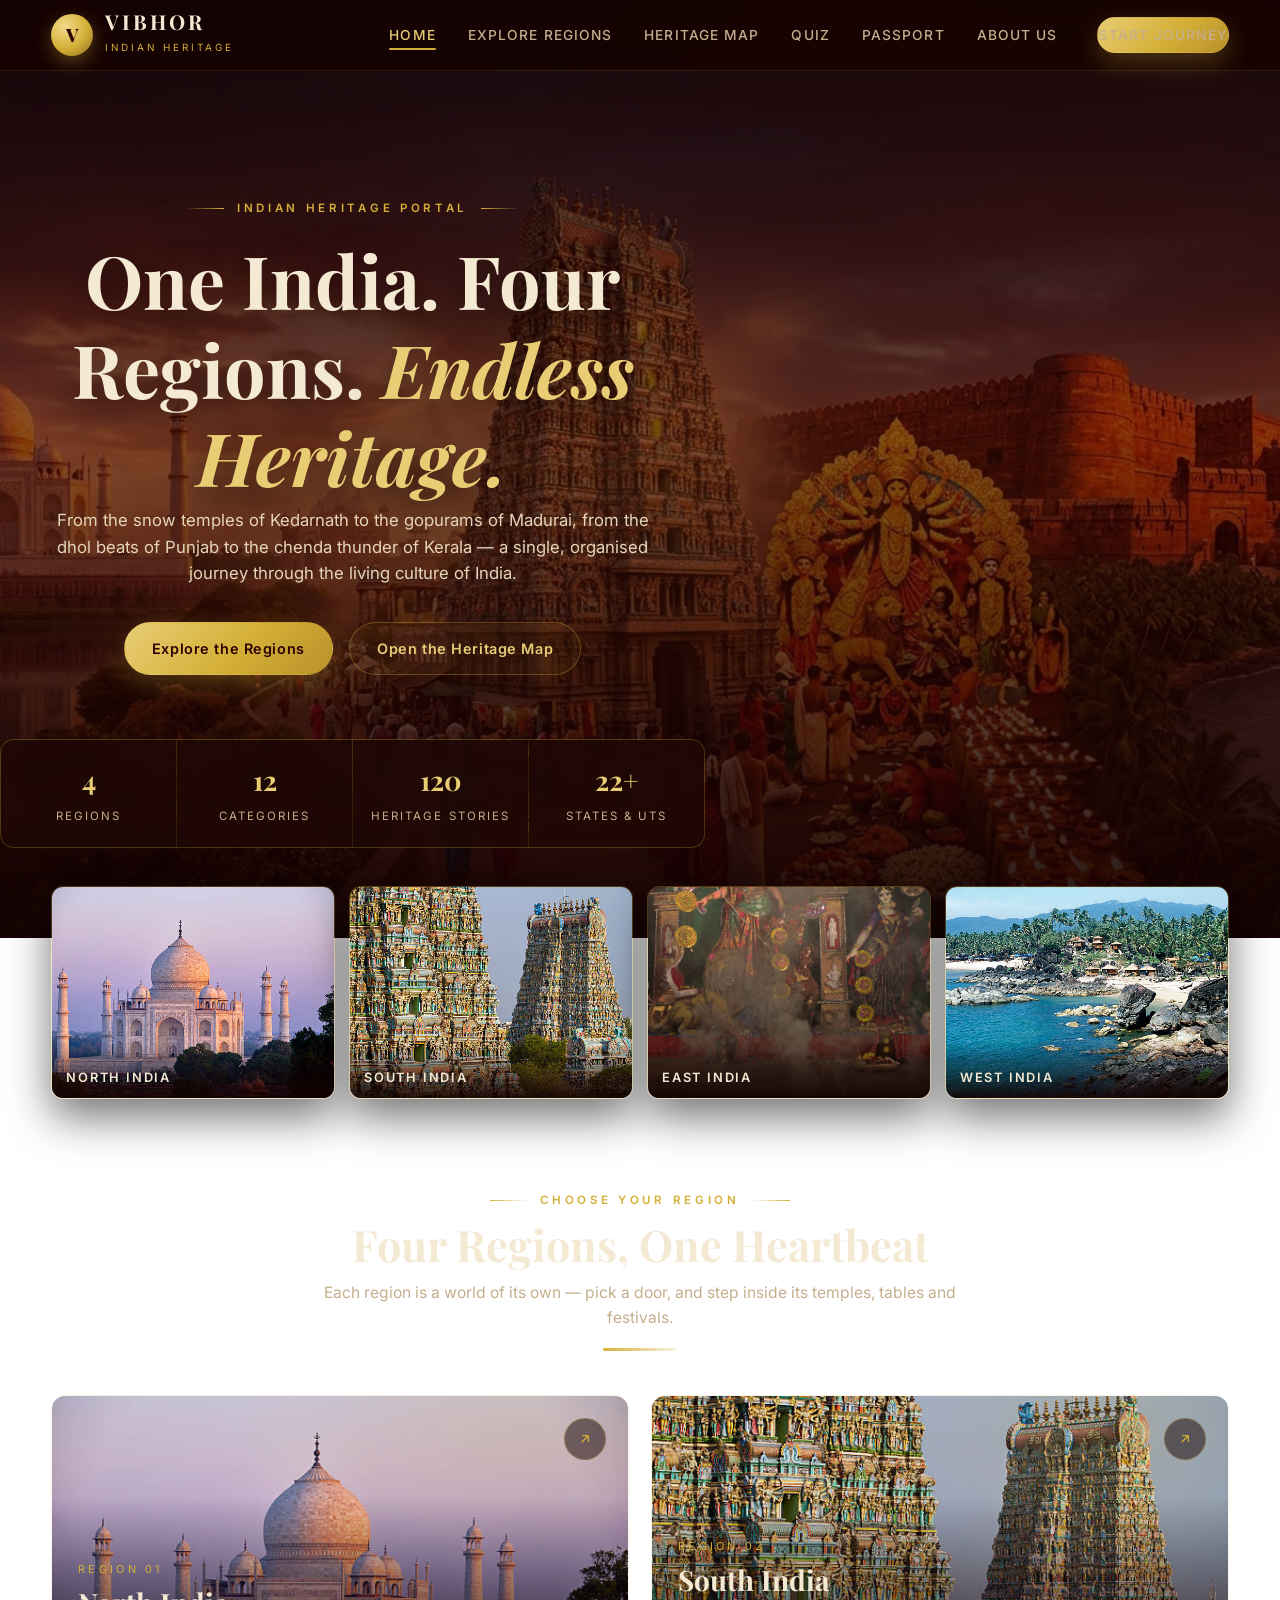
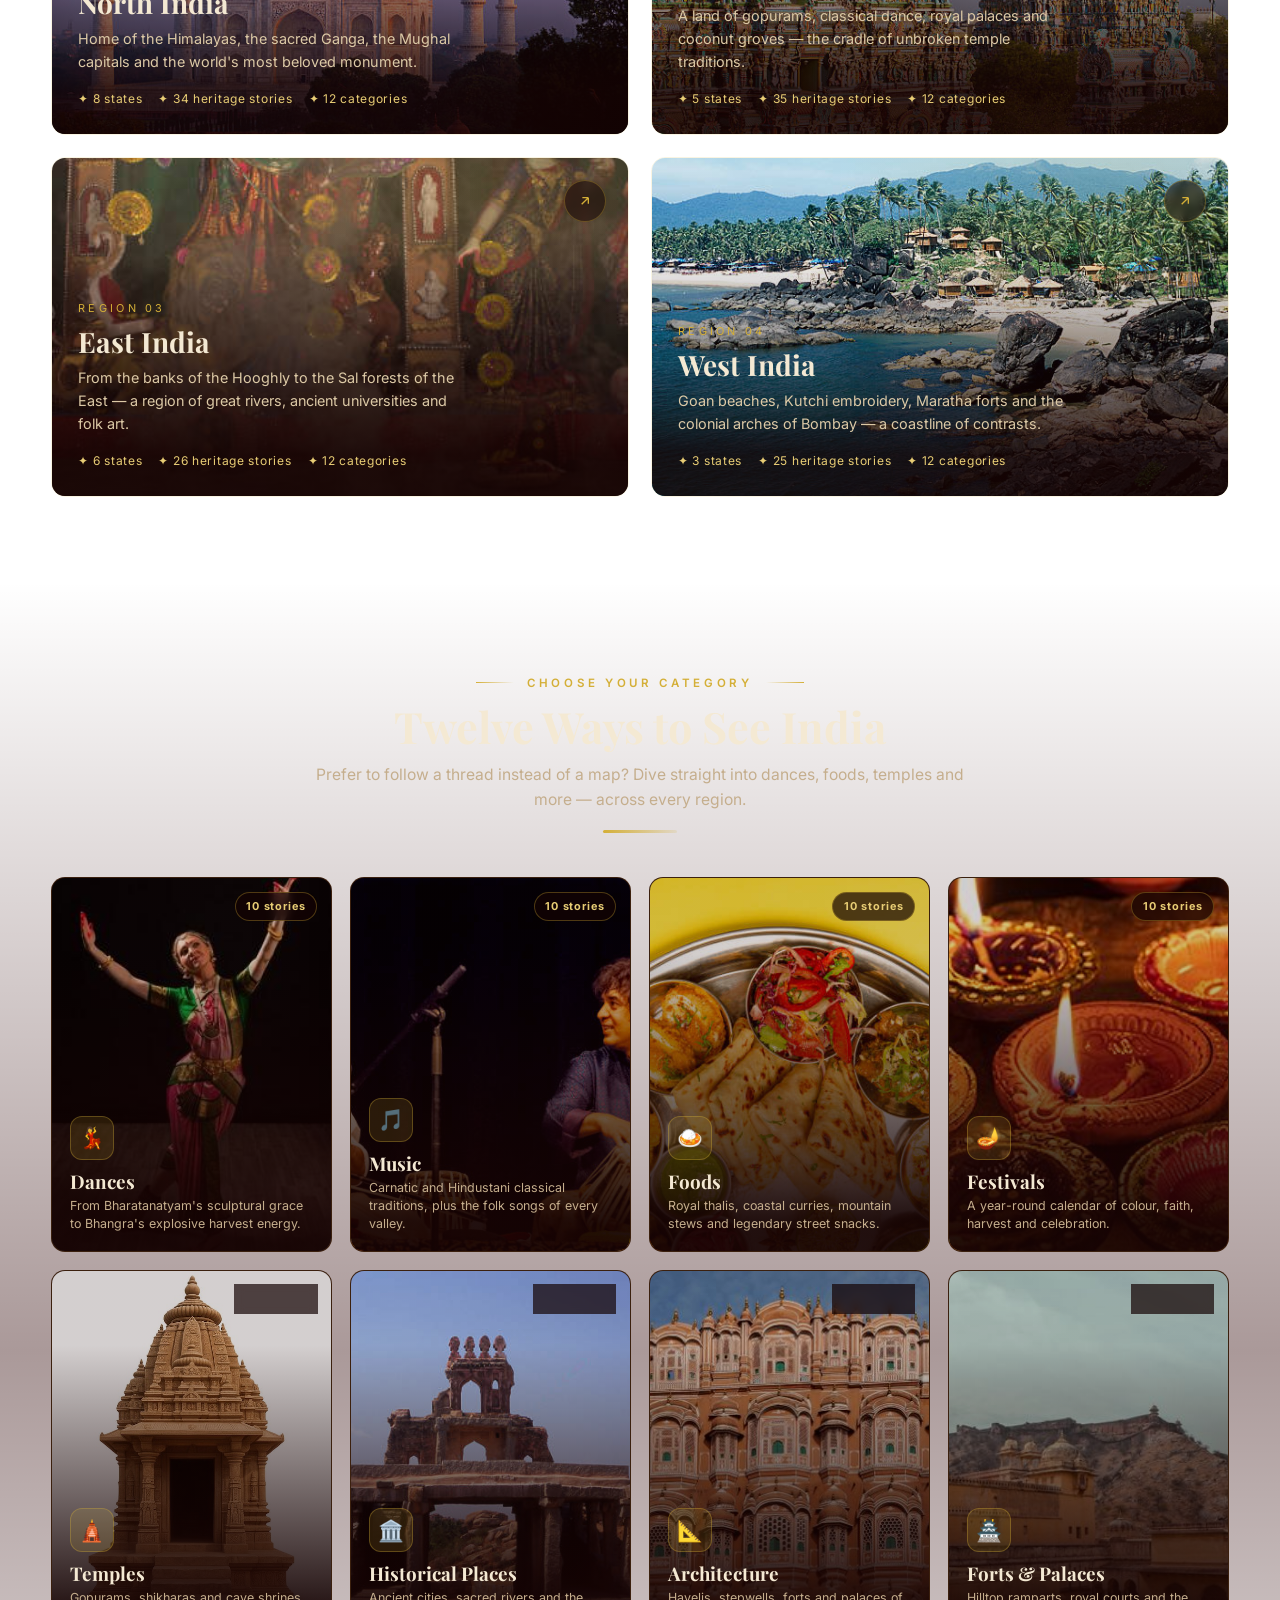
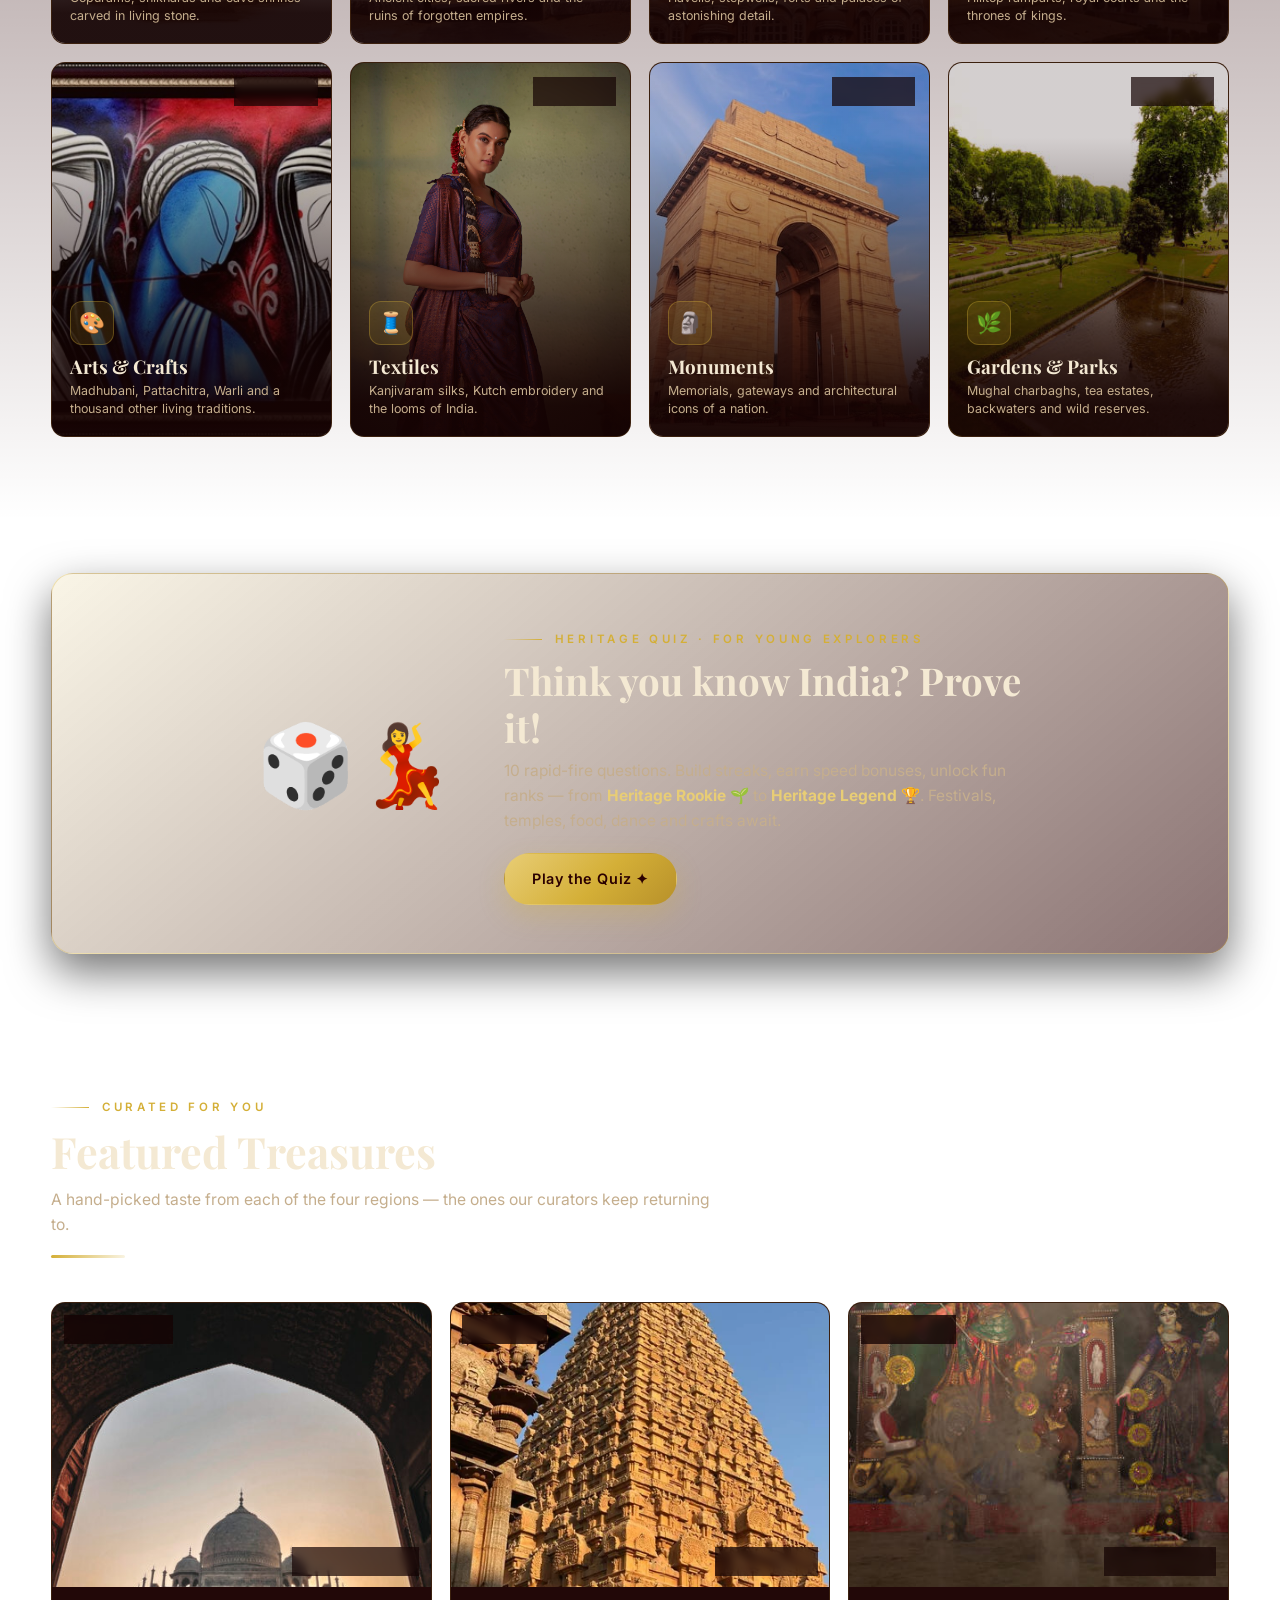
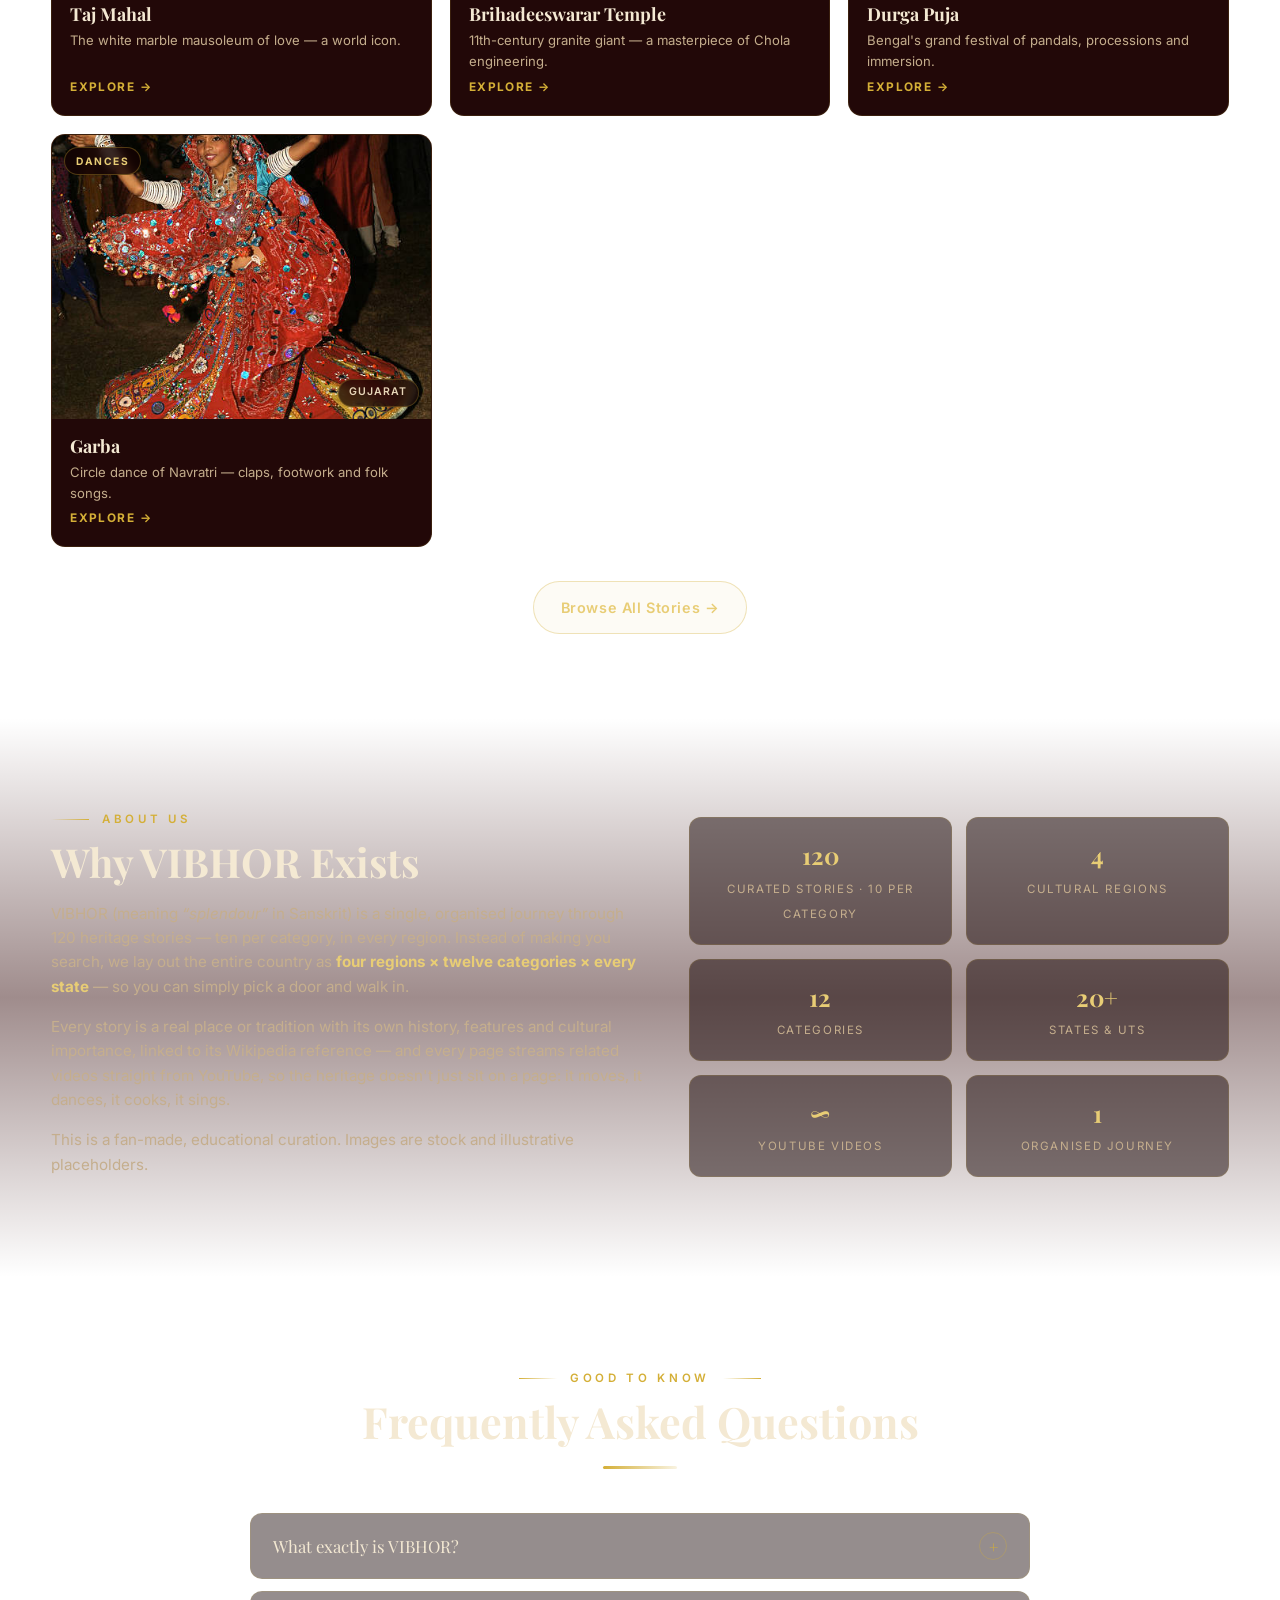
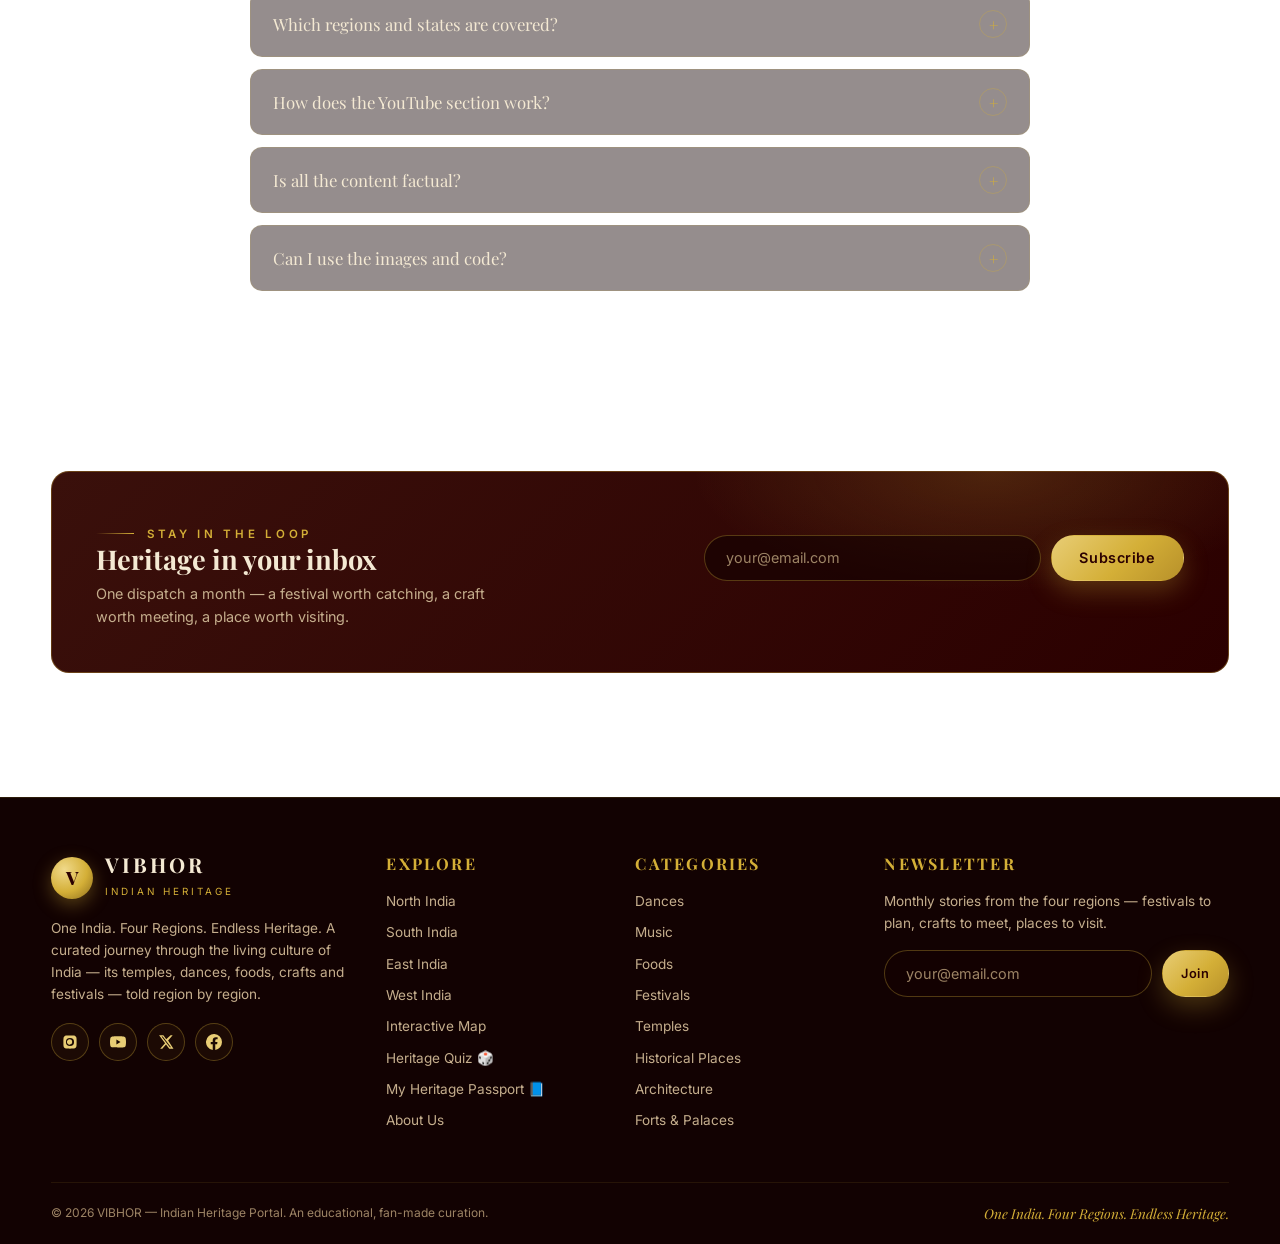
<file: index.html>
<!DOCTYPE html>
<html lang="en">
<head>
<meta charset="UTF-8">
<meta name="viewport" content="width=device-width, initial-scale=1.0">
<title>VIBHOR — One India. Four Regions. Endless Heritage.</title>
<meta name="description" content="An immersive Indian Heritage portal — explore 120 stories of temples, dances, foods, festivals, forts and crafts across North, South, East and West India.">
<link rel="preconnect" href="https://fonts.googleapis.com">
<link rel="preconnect" href="https://fonts.gstatic.com" crossorigin>
<link href="https://fonts.googleapis.com/css2?family=Playfair+Display:ital,wght@0,500;0,600;0,700;0,800;1,500&family=Inter:wght@300;400;500;600;700&display=swap" rel="stylesheet">
<link rel="stylesheet" href="css/style.css">
<link rel="icon" href="data:image/svg+xml,%3Csvg xmlns='http://www.w3.org/2000/svg' viewBox='0 0 64 64'%3E%3Ccircle cx='32' cy='32' r='30' fill='%23D4AF37'/%3E%3Ctext x='32' y='44' font-size='36' text-anchor='middle' font-family='Georgia' fill='%232B0000'%3EV%3C/text%3E%3C/svg%3E">
</head>
<body data-page="home">

<div id="nav-root" data-page="home"></div>

<!-- ============ HERO ============ -->
<header class="hero">
  <div class="hero-bg"></div>
  <div class="hero-content">
    <span class="overline" style="justify-content:center">Indian Heritage Portal</span>
    <h1>One India. Four Regions. <em>Endless Heritage.</em></h1>
    <p class="hero-sub">From the snow temples of Kedarnath to the gopurams of Madurai, from the dhol beats of Punjab to the chenda thunder of Kerala — a single, organised journey through the living culture of India.</p>
    <div class="hero-ctas">
      <a class="btn btn-gold" href="#regions">Explore the Regions</a>
      <a class="btn btn-ghost" href="map.html">Open the Heritage Map</a>
    </div>
    <div class="hero-stats" id="heroStats"></div>
  </div>
</header>

<!-- ============ COLLAGE STRIP ============ -->
<section class="container" style="position:relative;z-index:5">
  <div class="collage" id="collage"></div>
</section>

<!-- ============ REGIONS ============ -->
<section class="section" id="regions">
  <div class="container">
    <div class="section-head center reveal">
      <span class="overline center">Choose Your Region</span>
      <h2>Four Regions, One Heartbeat</h2>
      <p>Each region is a world of its own — pick a door, and step inside its temples, tables and festivals.</p>
      <div class="gold-rule"></div>
    </div>
    <div class="regions-grid" id="regionsGrid"></div>
  </div>
</section>

<!-- ============ CATEGORIES ============ -->
<section class="section" id="categories" style="background:linear-gradient(180deg, transparent, rgba(43,0,0,.4), transparent)">
  <div class="container">
    <div class="section-head center reveal">
      <span class="overline center">Choose Your Category</span>
      <h2>Twelve Ways to See India</h2>
      <p>Prefer to follow a thread instead of a map? Dive straight into dances, foods, temples and more — across every region.</p>
      <div class="gold-rule"></div>
    </div>
    <div class="cats-grid" id="catsGrid"></div>
  </div>
</section>

<!-- ============ QUIZ TEASER ============ -->
<section class="section" id="quiz" style="padding-top:52px;padding-bottom:52px">
  <div class="container">
    <div class="reveal" style="display:flex;gap:clamp(1.4rem,4vw,3rem);align-items:center;justify-content:center;flex-wrap:wrap;background:linear-gradient(140deg,rgba(212,175,55,.12),rgba(43,0,0,.55));border:1px solid var(--gold-dim);border-radius:22px;padding:clamp(1.6rem,4.5vw,3rem);box-shadow:var(--shadow)">
      <div style="font-size:clamp(3rem,7vw,5rem);line-height:1" aria-hidden="true">🎲💃</div>
      <div style="max-width:520px">
        <span class="overline">Heritage Quiz · For Young Explorers</span>
        <h2 style="font-size:clamp(1.7rem,3.6vw,2.4rem);margin:.55rem 0 .6rem">Think you know India? Prove it!</h2>
        <p style="color:var(--muted);font-size:.97rem;margin-bottom:1.2rem">10 rapid-fire questions. Build streaks, earn speed bonuses, unlock fun ranks — from <b style="color:var(--gold-soft)">Heritage Rookie</b> 🌱 to <b style="color:var(--gold-soft)">Heritage Legend</b> 🏆. Festivals, temples, food, dance and crafts await.</p>
        <a class="btn btn-gold" href="quiz.html">Play the Quiz ✦</a>
      </div>
    </div>
  </div>
</section>

<!-- ============ FEATURED ============ -->
<section class="section">
  <div class="container">
    <div class="section-head reveal">
      <span class="overline">Curated for You</span>
      <h2>Featured Treasures</h2>
      <p>A hand-picked taste from each of the four regions — the ones our curators keep returning to.</p>
      <div class="gold-rule"></div>
    </div>
    <div class="item-grid cols-3" id="featuredGrid"></div>
    <div style="text-align:center;margin-top:34px" class="reveal">
      <a class="btn btn-ghost" href="region.html">Browse All Stories →</a>
    </div>
  </div>
</section>

<!-- ============ ABOUT ============ -->
<section class="section" id="about" style="background:linear-gradient(180deg, transparent, rgba(43,0,0,.45), transparent)">
  <div class="container">
    <div class="about-grid">
      <div class="ag-text reveal">
        <span class="overline">About Us</span>
        <h2 style="font-size:clamp(1.8rem,3.4vw,2.5rem);margin:.6rem 0 1rem">Why VIBHOR Exists</h2>
        <p>VIBHOR (meaning <em>“splendour”</em> in Sanskrit) is a single, organised journey through 120 heritage stories — ten per category, in every region. Instead of making you search, we lay out the entire country as <b style="color:var(--gold-soft)">four regions × twelve categories × every state</b> — so you can simply pick a door and walk in.</p>
        <p>Every story is a real place or tradition with its own history, features and cultural importance, linked to its Wikipedia reference — and every page streams related videos straight from YouTube, so the heritage doesn't just sit on a page: it moves, it dances, it cooks, it sings.</p>
        <p>This is a fan-made, educational curation. Images are stock and illustrative placeholders.</p>
      </div>
      <div class="about-facts reveal">
        <div class="fact"><b>120</b><span>Curated stories · 10 per category</span></div>
        <div class="fact"><b>4</b><span>Cultural regions</span></div>
        <div class="fact"><b>12</b><span>Categories</span></div>
        <div class="fact"><b>20+</b><span>States & UTs</span></div>
        <div class="fact"><b>∞</b><span>YouTube videos</span></div>
        <div class="fact"><b>1</b><span>Organised journey</span></div>
      </div>
    </div>
  </div>
</section>

<!-- ============ FAQ ============ -->
<section class="section" id="faq">
  <div class="container">
    <div class="section-head center reveal">
      <span class="overline center">Good to Know</span>
      <h2>Frequently Asked Questions</h2>
      <div class="gold-rule"></div>
    </div>
    <div class="faq-list reveal">
      <div class="faq-item">
        <button class="faq-q">What exactly is VIBHOR? <span class="fq-icon">+</span></button>
        <div class="faq-a"><p>VIBHOR is an immersive, frontend-only heritage portal. It organises Indian culture into four regions and twelve categories, with 120 curated stories — each with history, key features, cultural importance, a photo gallery, a Wikipedia reference and a live stream of related YouTube videos.</p></div>
      </div>
      <div class="faq-item">
        <button class="faq-q">Which regions and states are covered? <span class="fq-icon">+</span></button>
        <div class="faq-a"><p>The four cultural regions — North (UP, Rajasthan, Punjab, Himachal, Uttarakhand, Delhi, MP, J&K), South (Tamil Nadu, Karnataka, Kerala, Andhra Pradesh, Telangana), East (West Bengal, Odisha, Bihar, Jharkhand, Assam, Chhattisgarh) and West (Maharashtra, Gujarat, Goa). The interactive map covers all 34 states and UTs, each coloured by its cultural region.</p></div>
      </div>
      <div class="faq-item">
        <button class="faq-q">How does the YouTube section work? <span class="fq-icon">+</span></button>
        <div class="faq-a"><p>Every detail page calls a YouTube search API with the exact name of the cultural item (for example, “Brihadeeswarar Temple”). The JSON response is parsed for video IDs and thumbnails, and the results appear as a clickable gallery that plays inside a modal using standard YouTube embed iframes. If the service is unreachable, a graceful fallback with a direct YouTube link is shown.</p></div>
      </div>
      <div class="faq-item">
        <button class="faq-q">Is all the content factual? <span class="fq-icon">+</span></button>
        <div class="faq-a"><p>Names, places, histories and cultural facts are researched and linked to their Wikipedia articles, which you can open from every page. Short descriptions are written in a narrative style for a portal, so for academic use please follow the reference links.</p></div>
      </div>
      <div class="faq-item">
        <button class="faq-q">Can I use the images and code? <span class="fq-icon">+</span></button>
        <div class="faq-a"><p>The images are stock/illustrative placeholders sourced from open web searches, and the site is built with plain HTML, CSS and JavaScript — no frameworks. Feel free to study and adapt the code for your own learning projects; credit the original photographers and publishers where images are used.</p></div>
      </div>
    </div>
  </div>
</section>

<!-- ============ NEWSLETTER ============ -->
<section class="section" id="newsletter">
  <div class="container">
    <div class="newsletter reveal">
      <div>
        <span class="overline">Stay in the Loop</span>
        <h3>Heritage in your inbox</h3>
        <p>One dispatch a month — a festival worth catching, a craft worth meeting, a place worth visiting.</p>
      </div>
      <div style="flex:1;min-width:280px;max-width:480px">
        <form class="nl-form" data-newsletter>
          <input type="email" required placeholder="your@email.com" aria-label="Email address">
          <button class="btn btn-gold" type="submit">Subscribe</button>
        </form>
        <div class="nl-msg"></div>
      </div>
    </div>
  </div>
</section>

<div id="footer-root"></div>

<script src="js/data-core.js"></script>
<script src="js/data-items-1.js"></script>
<script src="js/data-items-2.js"></script>
<script src="js/script.js"></script>
<script src="js/home.js"></script>
</body>
</html>
</file>
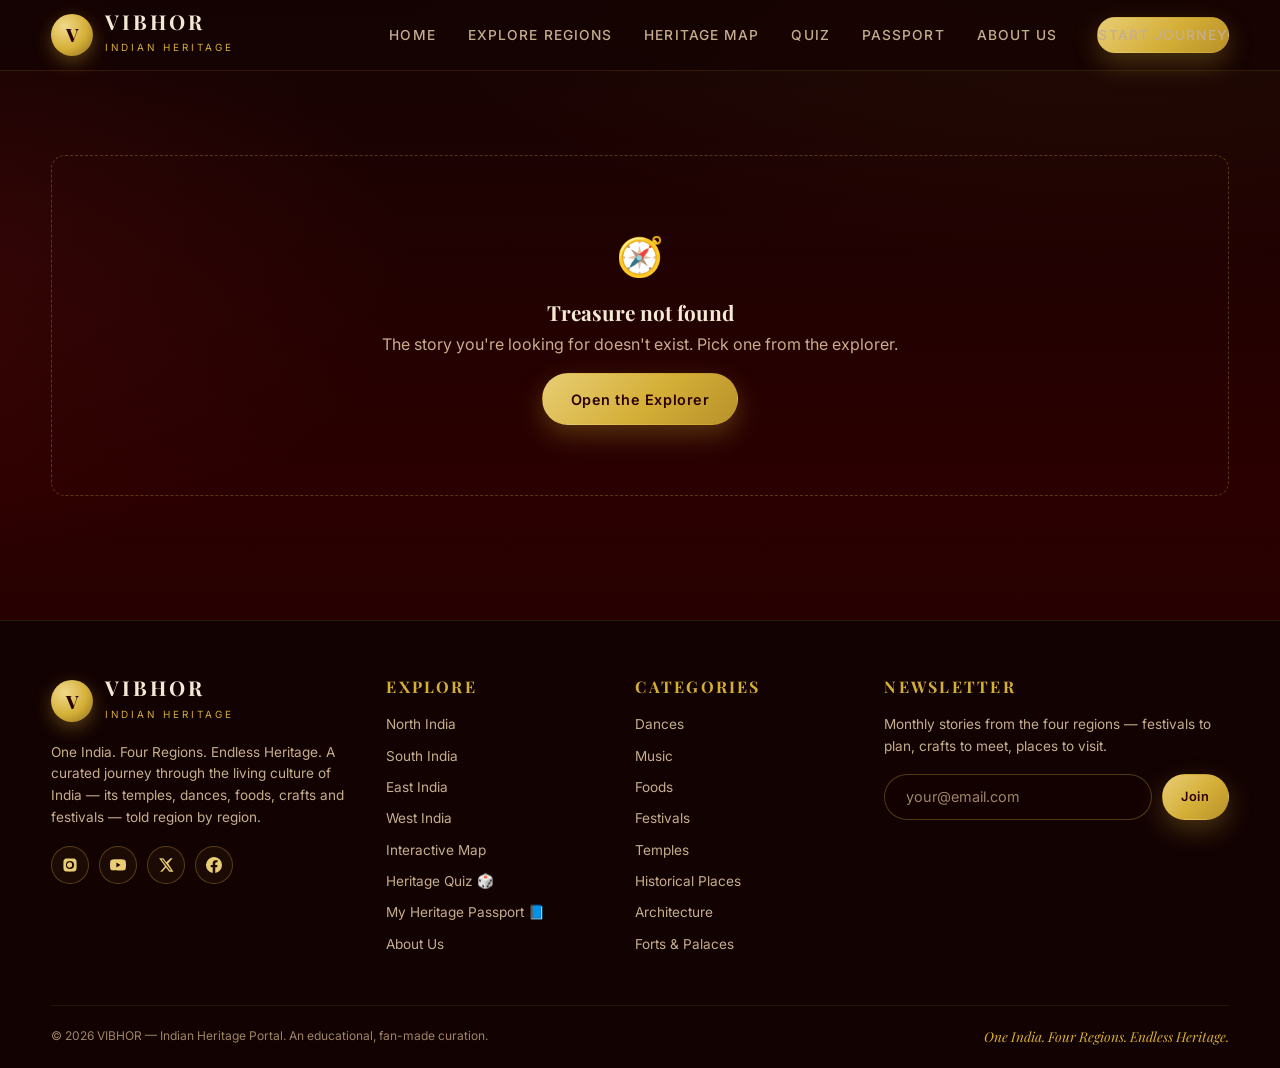
<file: detail.html>
<!DOCTYPE html>
<html lang="en">
<head>
<meta charset="UTF-8">
<meta name="viewport" content="width=device-width, initial-scale=1.0">
<title>Heritage Story — VIBHOR Indian Heritage</title>
<meta name="description" content="Location, history, features, cultural importance, gallery and videos for each Indian heritage story.">
<link rel="preconnect" href="https://fonts.googleapis.com">
<link rel="preconnect" href="https://fonts.gstatic.com" crossorigin>
<link href="https://fonts.googleapis.com/css2?family=Playfair+Display:ital,wght@0,500;0,600;0,700;0,800;1,500&family=Inter:wght@300;400;500;600;700&display=swap" rel="stylesheet">
<link rel="stylesheet" href="css/style.css">
<link rel="icon" href="data:image/svg+xml,%3Csvg xmlns='http://www.w3.org/2000/svg' viewBox='0 0 64 64'%3E%3Ccircle cx='32' cy='32' r='30' fill='%23D4AF37'/%3E%3Ctext x='32' y='44' font-size='36' text-anchor='middle' font-family='Georgia' fill='%232B0000'%3EV%3C/text%3E%3C/svg%3E">
</head>
<body data-page="detail">

<div id="nav-root" data-page="detail"></div>

<div id="detailRoot">
  <header class="detail-hero" id="detailHero"></header>

  <section class="section" style="padding-top:52px">
    <div class="container">
      <div class="info-grid" id="infoGrid"></div>

      <div style="margin-top:18px" id="wikiCard"></div>
    </div>
  </section>

  <section class="section" style="padding-top:0">
    <div class="container">
      <div class="section-head reveal">
        <span class="overline">Gallery</span>
        <h2>Moments & Textures</h2>
        <p>A visual companion — five distinct frames, each with its own story.</p>
        <div class="gold-rule"></div>
      </div>
      <div class="gallery-grid" id="galleryGrid"></div>
    </div>
  </section>

  <!-- ============ YOUTUBE (dynamic API) ============ -->
  <section class="section yt-section" id="videos">
    <div class="container">
      <div class="section-head reveal">
        <div class="yt-head">
          <span class="yt-badge"><svg viewBox="0 0 24 24"><path d="M23.5 6.2a3 3 0 00-2.1-2.2C19.5 3.5 12 3.5 12 3.5s-7.5 0-9.4.5A3 3 0 00.5 6.2 31.6 31.6 0 000 12a31.6 31.6 0 00.5 5.8 3 3 0 002.1 2.2c1.9.5 9.4.5 9.4.5s7.5 0 9.4-.5a3 3 0 002.1-2.2A31.6 31.6 0 0024 12a31.6 31.6 0 00-.5-5.8zM9.6 15.6V8.4L15.8 12l-6.2 3.6z"/></svg></span>
          <div>
            <h3 id="ytTitle">Watch on YouTube</h3>
            <p>Live from the YouTube search service — click any card to play it in the modal player.</p>
          </div>
        </div>
      </div>
      <div id="videoGrid"></div>
    </div>
  </section>

  <section class="section">
    <div class="container">
      <div class="section-head reveal">
        <span class="overline">Keep Exploring</span>
        <h2>More from this Region</h2>
        <div class="gold-rule"></div>
      </div>
      <div class="item-grid" id="relatedGrid"></div>
    </div>
  </section>
</div>

<div id="footer-root"></div>

<script src="js/data-core.js"></script>
<script src="js/data-items-1.js"></script>
<script src="js/data-items-2.js"></script>
<script src="js/script.js"></script>
<script src="js/detail.js"></script>
</body>
</html>
</file>
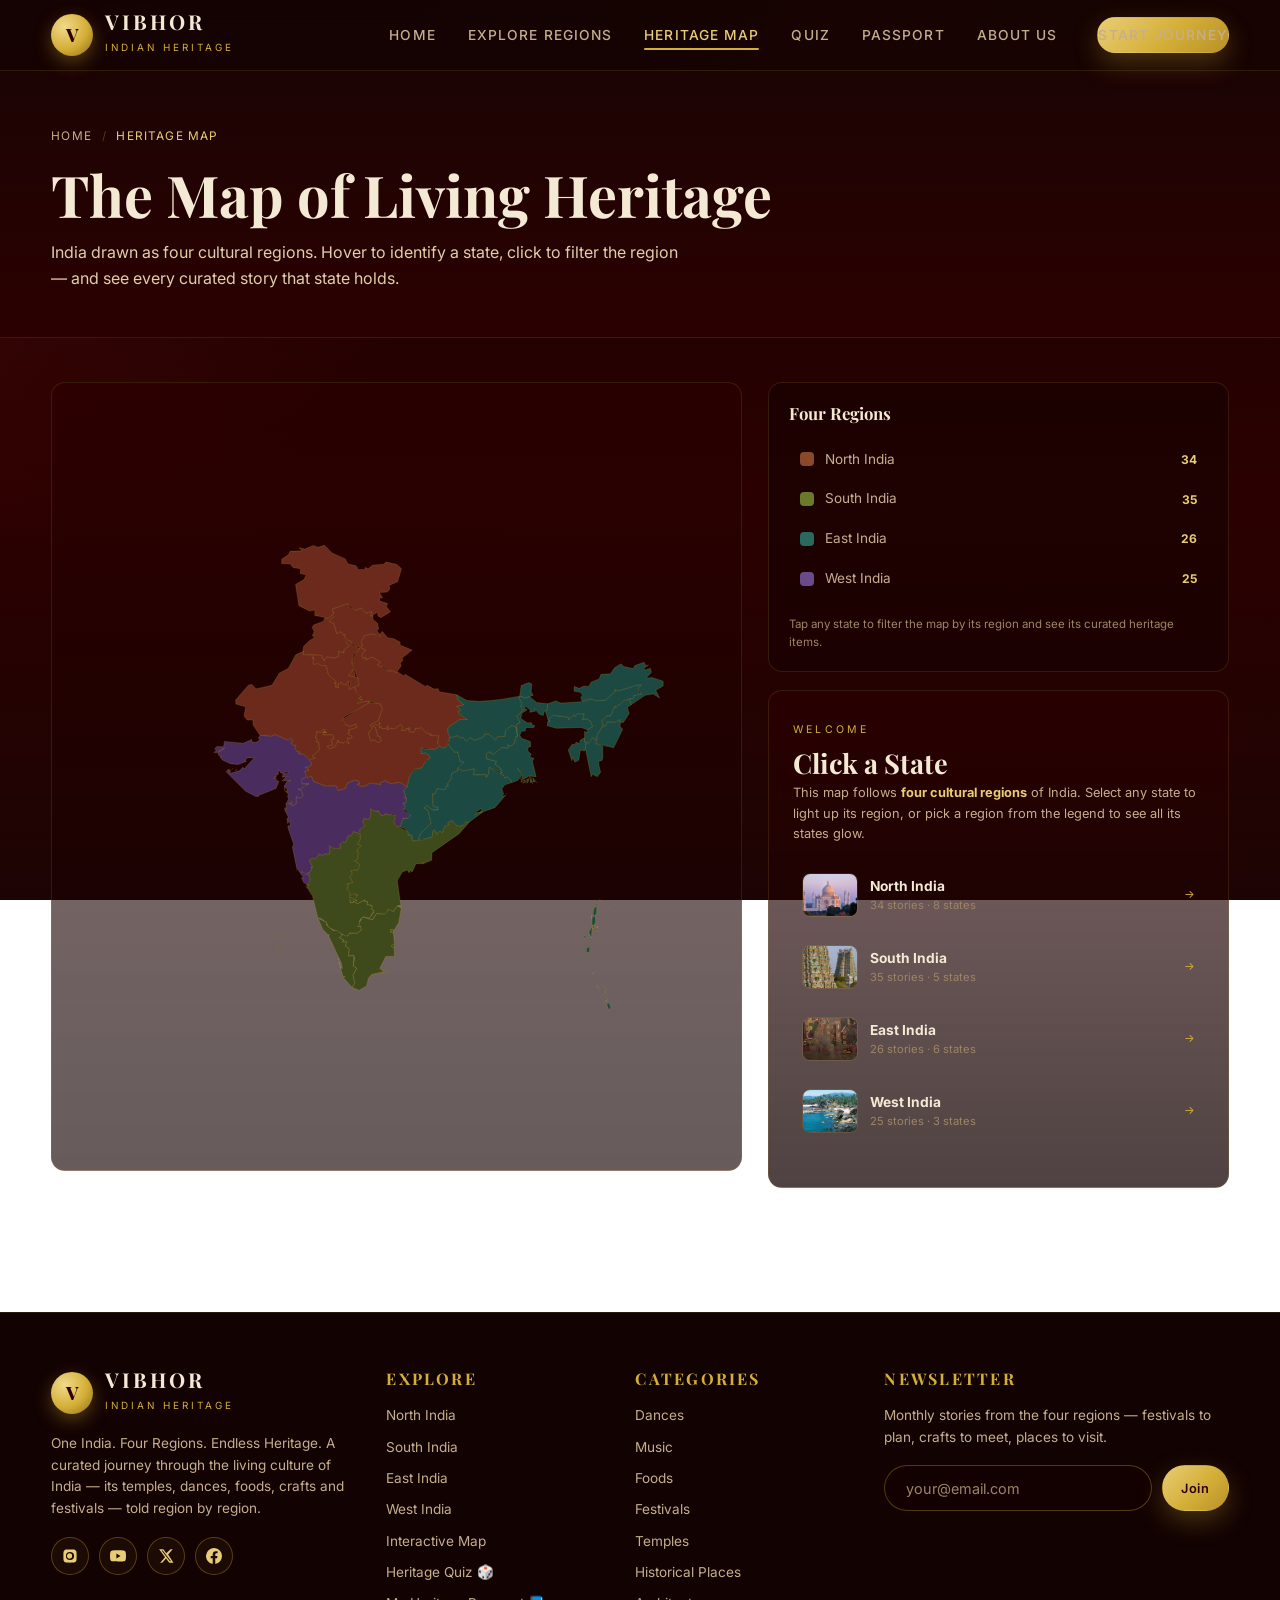
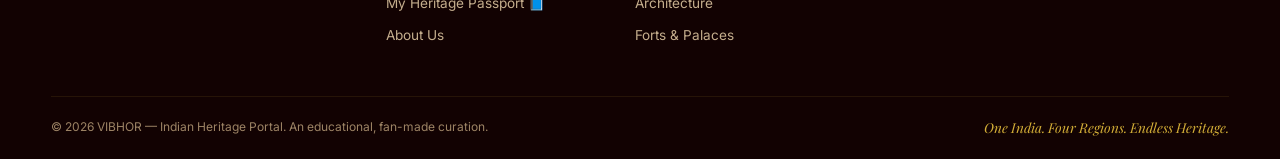
<file: map.html>
<!DOCTYPE html>
<html lang="en">
<head>
<meta charset="UTF-8">
<meta name="viewport" content="width=device-width, initial-scale=1.0">
<title>Heritage Map — VIBHOR Indian Heritage</title>
<meta name="description" content="Interactive map of India — click any state to filter its region and discover its heritage.">
<link rel="preconnect" href="https://fonts.googleapis.com">
<link rel="preconnect" href="https://fonts.gstatic.com" crossorigin>
<link href="https://fonts.googleapis.com/css2?family=Playfair+Display:ital,wght@0,500;0,600;0,700;0,800;1,500&family=Inter:wght@300;400;500;600;700&display=swap" rel="stylesheet">
<link rel="stylesheet" href="css/style.css">
<link rel="icon" href="data:image/svg+xml,%3Csvg xmlns='http://www.w3.org/2000/svg' viewBox='0 0 64 64'%3E%3Ccircle cx='32' cy='32' r='30' fill='%23D4AF37'/%3E%3Ctext x='32' y='44' font-size='36' text-anchor='middle' font-family='Georgia' fill='%232B0000'%3EV%3C/text%3E%3C/svg%3E">
</head>
<body data-page="map">

<div id="nav-root" data-page="map"></div>

<header class="page-header" style="background:linear-gradient(180deg,#1c0404,#2B0000)">
  <div class="container ph-inner" style="padding:56px 0 46px">
    <nav class="breadcrumb"><a href="index.html">Home</a><span class="sep">/</span><span class="current">Heritage Map</span></nav>
    <h1>The Map of Living Heritage</h1>
    <p class="ph-sub">India drawn as four cultural regions. Hover to identify a state, click to filter the region — and see every curated story that state holds.</p>
  </div>
</header>

<section class="section" style="padding-top:44px">
  <div class="container">
    <div class="map-layout">
      <div class="map-panel" id="mapPanel">
        <svg id="mapSvg" viewBox="0 0 1000 1150" role="img" aria-label="Interactive map of Indian states"></svg>
        <div class="map-tooltip" id="mapTooltip"></div>
      </div>
      <aside class="map-side">
        <div class="legend" id="legend"></div>
        <div class="state-card" id="stateCard"></div>
      </aside>
    </div>
  </div>
</section>

<div id="footer-root"></div>

<script src="js/data-core.js"></script>
<script src="js/data-items-1.js"></script>
<script src="js/data-items-2.js"></script>
<script src="js/india-map.js"></script>
<script src="js/script.js"></script>
<script src="js/map.js"></script>
</body>
</html>
</file>
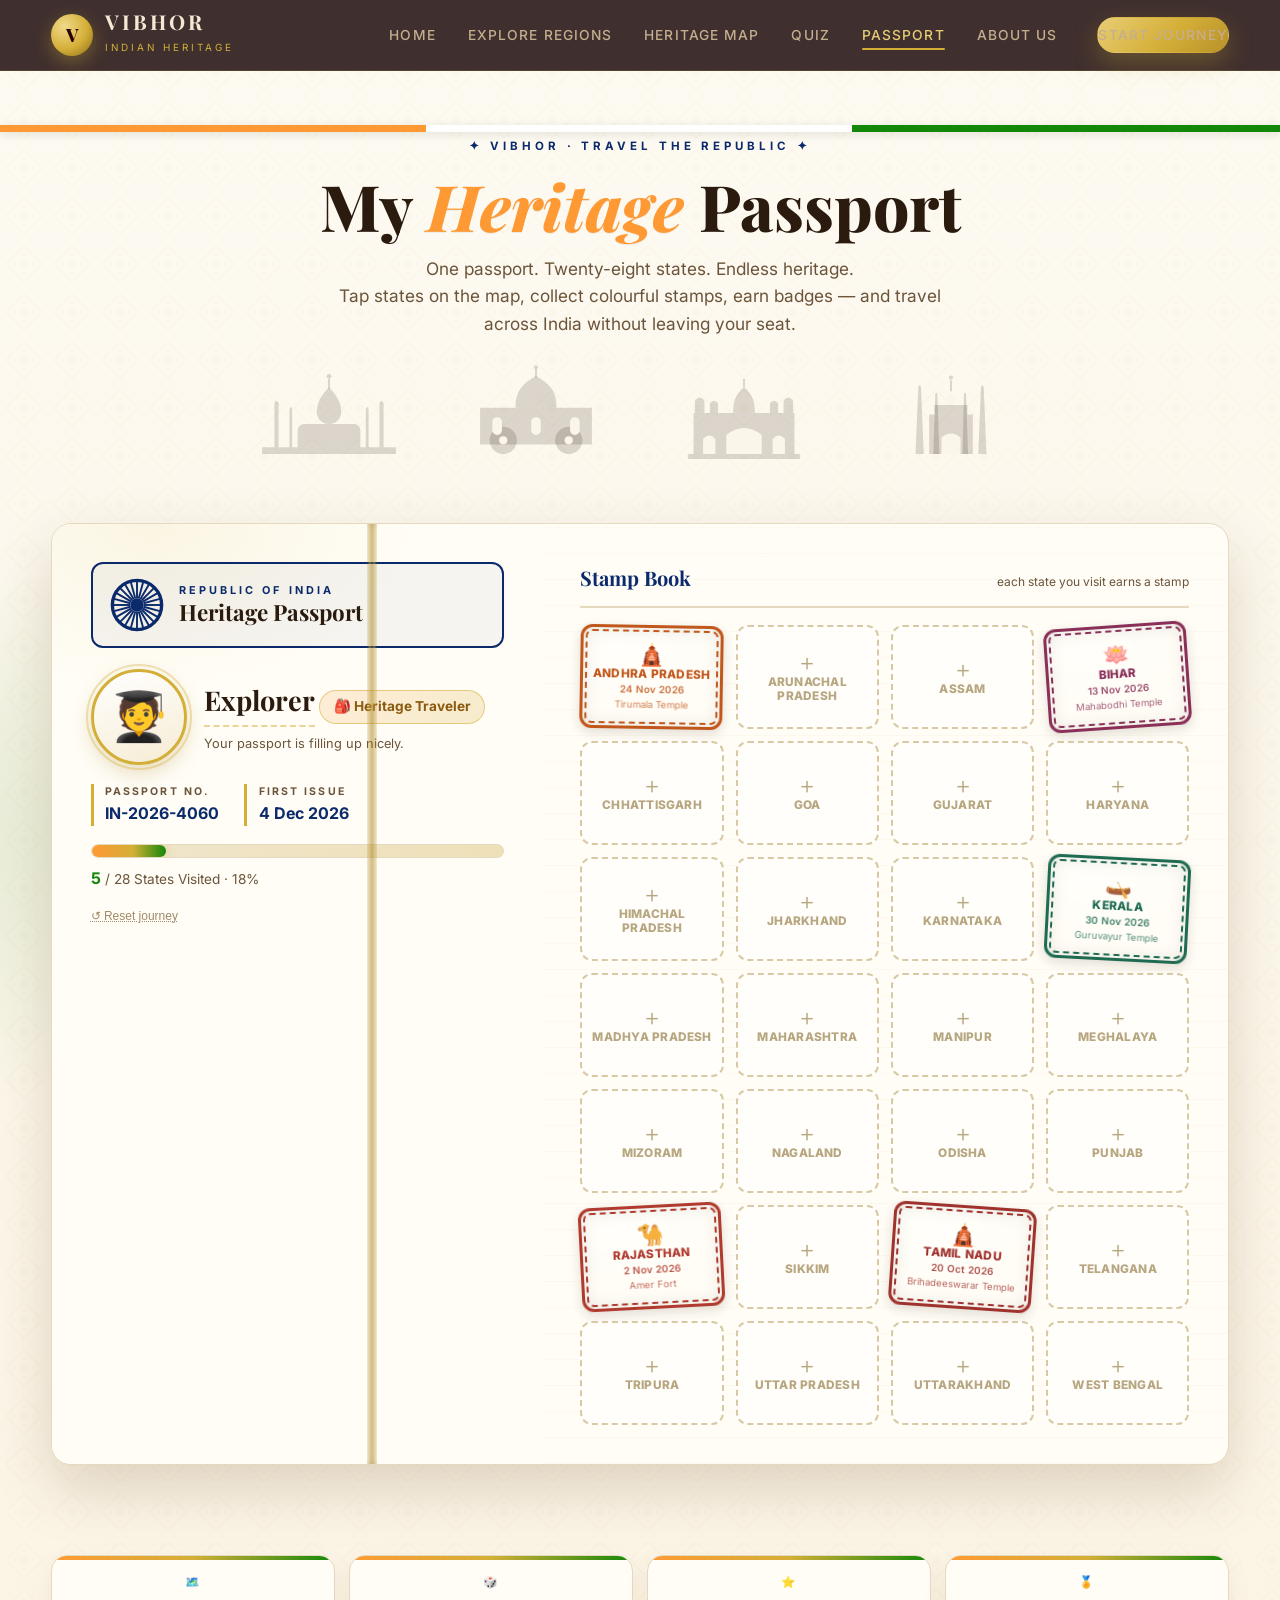
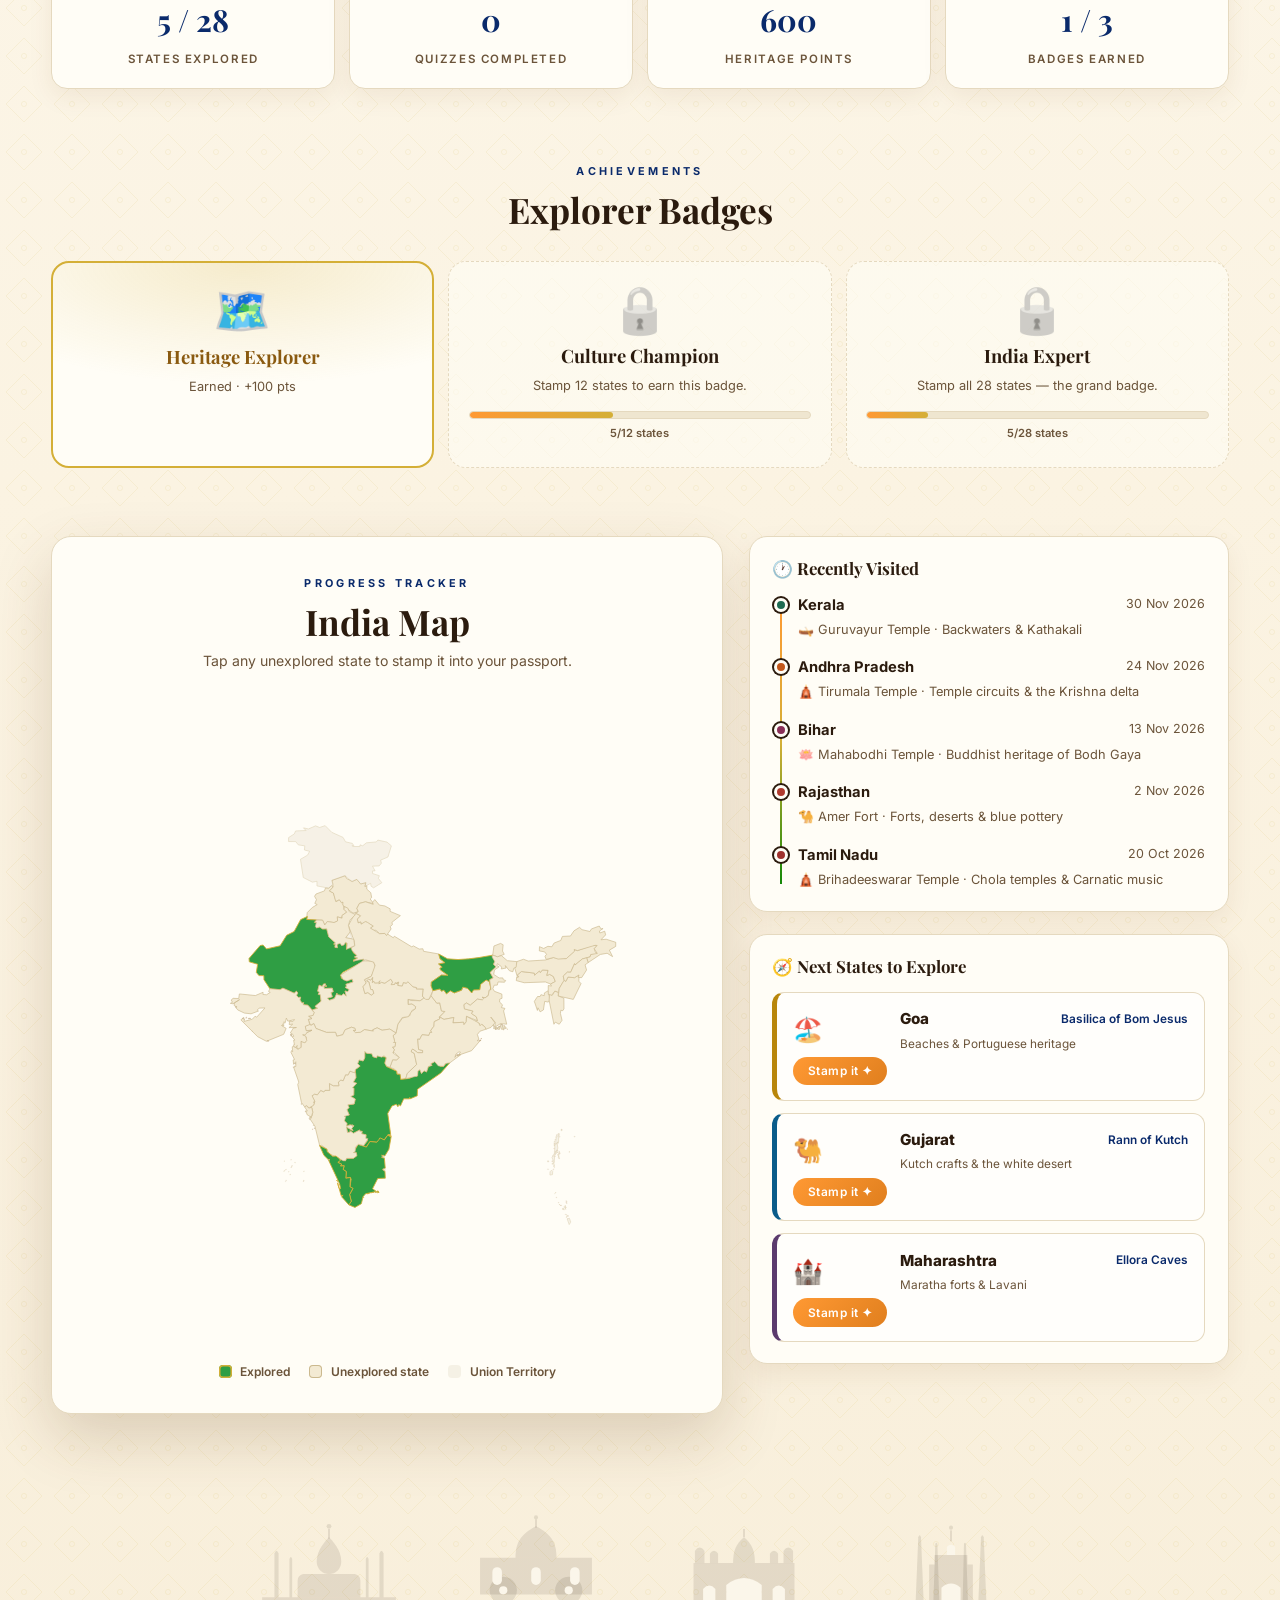
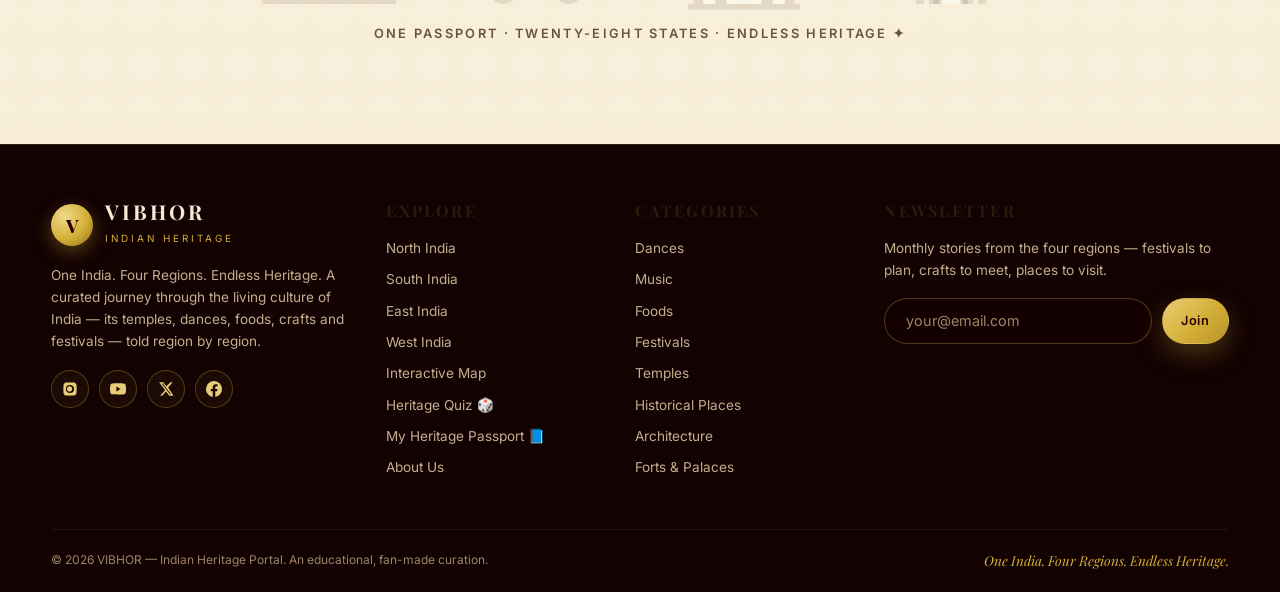
<file: passport.html>
<!DOCTYPE html>
<html lang="en">
<head>
<meta charset="UTF-8">
<meta name="viewport" content="width=device-width, initial-scale=1.0">
<title>My Heritage Passport — VIBHOR Indian Heritage</title>
<meta name="description" content="Your virtual Indian heritage passport — collect stamps from all 28 states, earn badges and travel across India's culture.">
<link rel="preconnect" href="https://fonts.googleapis.com">
<link rel="preconnect" href="https://fonts.gstatic.com" crossorigin>
<link href="https://fonts.googleapis.com/css2?family=Playfair+Display:ital,wght@0,500;0,600;0,700;0,800;1,500&family=Inter:wght@300;400;500;600;700;800&display=swap" rel="stylesheet">
<link rel="stylesheet" href="css/style.css">
<link rel="stylesheet" href="css/passport.css">
<link rel="icon" href="data:image/svg+xml,%3Csvg xmlns='http://www.w3.org/2000/svg' viewBox='0 0 64 64'%3E%3Ccircle cx='32' cy='32' r='30' fill='%23D4AF37'/%3E%3Ctext x='32' y='44' font-size='36' font-family='Georgia' text-anchor='middle' fill='%232B0000'%3EV%3C/text%3E%3C/svg%3E">
</head>
<body data-page="passport">

<div id="nav-root" data-page="passport"></div>

<!-- ============ HERO ============ -->
<header class="pp-hero">
  <div class="pp-tricolor" aria-hidden="true"></div>
  <div class="container pp-hero-in">
    <span class="pp-overline">✦ Vibhor · Travel the Republic ✦</span>
    <h1>My <em>Heritage</em> Passport</h1>
    <p class="pp-hero-sub">One passport. Twenty-eight states. Endless heritage.<br>
      Tap states on the map, collect colourful stamps, earn badges — and travel across India without leaving your seat.</p>
    <div class="pp-monuments" aria-hidden="true">
      <svg class="pp-mono" viewBox="0 0 220 140">
        <path d="M12 132 H208 V122 H12 Z"/>
        <path d="M64 122 V98 Q64 90 72 88 H148 Q156 90 156 98 V122 Z"/>
        <path d="M110 34 C98 46 92 58 92 70 A18 18 0 0 0 128 70 C128 58 122 46 110 34 Z"/>
        <rect x="108.5" y="22" width="3" height="14"/>
        <circle cx="110" cy="18" r="3.5"/>
        <path d="M30 122 V58 Q33 50 36 58 V122 Z"/>
        <path d="M52 122 V66 Q54 60 56 66 V122 Z"/>
        <path d="M164 122 V66 Q166 60 168 66 V122 Z"/>
        <path d="M184 122 V58 Q187 50 190 58 V122 Z"/>
      </svg>
      <svg class="pp-mono" viewBox="0 0 220 140">
        <path d="M28 118 H192 V64 H28 Z"/>
        <path d="M110 18 C86 30 80 44 80 64 H140 C140 44 134 30 110 18 Z"/>
        <rect x="108.5" y="8" width="3" height="12"/>
        <circle cx="110" cy="5" r="3"/>
        <circle cx="62" cy="112" r="20"/>
        <circle cx="158" cy="112" r="20"/>
        <circle cx="62" cy="112" r="6" class="pp-neg"/>
        <circle cx="158" cy="112" r="6" class="pp-neg"/>
        <rect x="46" y="78" width="14" height="26" rx="7" class="pp-neg"/>
        <rect x="103" y="78" width="14" height="26" rx="7" class="pp-neg"/>
        <rect x="160" y="78" width="14" height="26" rx="7" class="pp-neg"/>
      </svg>
      <svg class="pp-mono" viewBox="0 0 220 140">
        <path d="M36 132 H184 V72 H36 Z"/>
        <path d="M84 132 V104 Q110 84 136 104 V132 Z" class="pp-neg"/>
        <path d="M50 132 V110 Q59 100 68 110 V132 Z" class="pp-neg"/>
        <path d="M152 132 V110 Q161 100 170 110 V132 Z" class="pp-neg"/>
        <path d="M110 34 C98 44 94 54 94 72 H126 C126 54 122 44 110 34 Z"/>
        <rect x="108.5" y="22" width="3" height="12"/>
        <rect x="38" y="54" width="14" height="18"/>
        <path d="M38 54 Q45 44 52 54 Z"/>
        <rect x="60" y="58" width="12" height="14"/>
        <path d="M60 58 Q66 50 72 58 Z"/>
        <rect x="148" y="58" width="12" height="14"/>
        <path d="M148 58 Q154 50 160 58 Z"/>
        <rect x="168" y="54" width="14" height="18"/>
        <path d="M168 54 Q175 44 182 54 Z"/>
        <path d="M28 132 H192 V140 H28 Z"/>
      </svg>
      <svg class="pp-mono" viewBox="0 0 220 140">
        <path d="M78 132 V74 H142 V132 Z"/>
        <path d="M96 132 V108 Q110 96 124 108 V132 Z" class="pp-neg"/>
        <path d="M86 74 V60 H134 V74 Z"/>
        <path d="M104 60 V48 Q110 42 116 48 V60 Z" class="pp-neg"/>
        <path d="M58 132 L62 34 Q64 28 66 34 L70 132 Z"/>
        <path d="M84 132 L87 44 Q88.5 40 90 44 L93 132 Z"/>
        <path d="M127 132 L129 44 Q130.5 40 132 44 L135 132 Z"/>
        <path d="M150 132 L154 34 Q156 28 158 34 L162 132 Z"/>
        <rect x="108.5" y="24" width="3" height="16"/>
        <circle cx="110" cy="20" r="3"/>
      </svg>
    </div>
  </div>
</header>

<!-- ============ THE PASSPORT BOOK ============ -->
<section class="pp-section">
  <div class="container">
    <div class="pp-book reveal">
      <aside class="pp-page pp-id">
        <div class="pp-cover-head">
          <svg id="ppChakra" viewBox="0 0 100 100" aria-hidden="true"></svg>
          <div class="pp-cover-t">
            <span class="pp-republic">Republic of India</span>
            <span class="pp-doc">Heritage Passport</span>
          </div>
        </div>
        <div class="pp-photo-row">
          <button class="pp-avatar" id="ppAvatarBtn" aria-label="Change avatar" title="Tap to change avatar">
            <span id="ppAvatar"></span>
          </button>
          <div class="pp-id-meta">
            <div class="pp-name" id="ppName" title="Tap to edit your name" role="button" tabindex="0">Explorer</div>
            <div class="pp-level" id="ppLevel"></div>
            <div class="pp-level-line" id="ppLevelLine"></div>
          </div>
        </div>
        <dl class="pp-fields">
          <div><dt>Passport No.</dt><dd id="ppPassNo">—</dd></div>
          <div><dt>First issue</dt><dd id="ppIssue">—</dd></div>
        </dl>
        <div class="pp-progress">
          <div class="pp-bar"><div class="pp-bar-fill" id="ppBarFill"></div></div>
          <div class="pp-bar-text" id="ppBarText"></div>
        </div>
        <button class="pp-reset" id="ppReset" title="Start a fresh passport">↺ Reset journey</button>
      </aside>

      <div class="pp-page pp-stamps-page">
        <div class="pp-page-head">
          <span>Stamp Book</span>
          <span class="pp-page-sub">each state you visit earns a stamp</span>
        </div>
        <div class="pp-stamp-grid" id="ppStampGrid"></div>
      </div>
      <div class="pp-spine" aria-hidden="true"></div>
    </div>
  </div>
</section>

<!-- ============ STATISTICS ============ -->
<section class="pp-section pp-tight">
  <div class="container">
    <div class="pp-stats reveal">
      <div class="pp-stat"><span class="pp-stat-e">🗺️</span><b id="ppStatStates">0</b><span>States Explored</span></div>
      <div class="pp-stat"><span class="pp-stat-e">🎲</span><b id="ppStatQuiz">0</b><span>Quizzes Completed</span></div>
      <div class="pp-stat"><span class="pp-stat-e">⭐</span><b id="ppStatPoints">0</b><span>Heritage Points</span></div>
      <div class="pp-stat"><span class="pp-stat-e">🏅</span><b id="ppStatBadges">0</b><span>Badges Earned</span></div>
    </div>
  </div>
</section>

<!-- ============ BADGES ============ -->
<section class="pp-section pp-tight">
  <div class="container">
    <div class="pp-sec-head reveal">
      <span class="pp-sec-over">Achievements</span>
      <h2>Explorer Badges</h2>
    </div>
    <div class="pp-badges reveal" id="ppBadges"></div>
  </div>
</section>

<!-- ============ MAP + TIMELINE + NEXT ============ -->
<section class="pp-section pp-tight">
  <div class="container pp-lower-grid">
    <div class="pp-map-panel reveal">
      <div class="pp-sec-head">
        <span class="pp-sec-over">Progress Tracker</span>
        <h2>India Map</h2>
        <p class="pp-map-hint">Tap any unexplored state to stamp it into your passport.</p>
      </div>
      <div class="pp-map-wrap" id="ppMapWrap">
        <svg id="ppMapSvg" role="img" aria-label="Map of India showing explored states"></svg>
        <div class="pp-map-tip" id="ppMapTip"></div>
      </div>
      <div class="pp-map-legend">
        <span><i class="lg-stamped"></i> Explored</span>
        <span><i class="lg-open"></i> Unexplored state</span>
        <span><i class="lg-ut"></i> Union Territory</span>
      </div>
    </div>
    <div class="pp-side">
      <div class="pp-panel reveal">
        <h3>🕐 Recently Visited</h3>
        <div id="ppTimeline"></div>
      </div>
      <div class="pp-panel reveal">
        <h3>🧭 Next States to Explore</h3>
        <div class="pp-next-grid" id="ppNext"></div>
      </div>
    </div>
  </div>
</section>

<footer class="pp-footer">
  <div class="pp-monuments" aria-hidden="true">
    <svg class="pp-mono" viewBox="0 0 220 140"><path d="M12 132 H208 V122 H12 Z"/><path d="M64 122 V98 Q64 90 72 88 H148 Q156 90 156 98 V122 Z"/><path d="M110 34 C98 46 92 58 92 70 A18 18 0 0 0 128 70 C128 58 122 46 110 34 Z"/><rect x="108.5" y="22" width="3" height="14"/><circle cx="110" cy="18" r="3.5"/><path d="M30 122 V58 Q33 50 36 58 V122 Z"/><path d="M52 122 V66 Q54 60 56 66 V122 Z"/><path d="M164 122 V66 Q166 60 168 66 V122 Z"/><path d="M184 122 V58 Q187 50 190 58 V122 Z"/></svg>
    <svg class="pp-mono" viewBox="0 0 220 140"><path d="M28 118 H192 V64 H28 Z"/><path d="M110 18 C86 30 80 44 80 64 H140 C140 44 134 30 110 18 Z"/><rect x="108.5" y="8" width="3" height="12"/><circle cx="110" cy="5" r="3"/><circle cx="62" cy="112" r="20"/><circle cx="158" cy="112" r="20"/><circle cx="62" cy="112" r="6" class="pp-neg"/><circle cx="158" cy="112" r="6" class="pp-neg"/><rect x="46" y="78" width="14" height="26" rx="7" class="pp-neg"/><rect x="103" y="78" width="14" height="26" rx="7" class="pp-neg"/><rect x="160" y="78" width="14" height="26" rx="7" class="pp-neg"/></svg>
    <svg class="pp-mono" viewBox="0 0 220 140"><path d="M36 132 H184 V72 H36 Z"/><path d="M84 132 V104 Q110 84 136 104 V132 Z" class="pp-neg"/><path d="M50 132 V110 Q59 100 68 110 V132 Z" class="pp-neg"/><path d="M152 132 V110 Q161 100 170 110 V132 Z" class="pp-neg"/><path d="M110 34 C98 44 94 54 94 72 H126 C126 54 122 44 110 34 Z"/><rect x="108.5" y="22" width="3" height="12"/><rect x="38" y="54" width="14" height="18"/><path d="M38 54 Q45 44 52 54 Z"/><rect x="60" y="58" width="12" height="14"/><path d="M60 58 Q66 50 72 58 Z"/><rect x="148" y="58" width="12" height="14"/><path d="M148 58 Q154 50 160 58 Z"/><rect x="168" y="54" width="14" height="18"/><path d="M168 54 Q175 44 182 54 Z"/><path d="M28 132 H192 V140 H28 Z"/></svg>
    <svg class="pp-mono" viewBox="0 0 220 140"><path d="M78 132 V74 H142 V132 Z"/><path d="M96 132 V108 Q110 96 124 108 V132 Z" class="pp-neg"/><path d="M86 74 V60 H134 V74 Z"/><path d="M104 60 V48 Q110 42 116 48 V60 Z" class="pp-neg"/><path d="M58 132 L62 34 Q64 28 66 34 L70 132 Z"/><path d="M84 132 L87 44 Q88.5 40 90 44 L93 132 Z"/><path d="M127 132 L129 44 Q130.5 40 132 44 L135 132 Z"/><path d="M150 132 L154 34 Q156 28 158 34 L162 132 Z"/><rect x="108.5" y="24" width="3" height="16"/><circle cx="110" cy="20" r="3"/></svg>
  </div>
  <p>One passport · twenty-eight states · endless heritage ✦</p>
</footer>

<div id="footer-root"></div>

<!-- ============ CELEBRATION ============ -->
<div class="pp-celebrate hide" id="ppCelebrate" aria-live="polite">
  <div class="pp-cel-box">
    <div class="pp-cel-stamp"><div class="pp-cel-in">
      <span class="pp-cel-kicker">✦ State Stamped ✦</span>
      <span class="pp-cel-name" id="ppCelName"></span>
      <span class="pp-cel-date" id="ppCelDate"></span>
    </div></div>
    <div id="ppCelBadge"></div>
    <p class="pp-cel-land" id="ppCelLand"></p>
    <button class="btn pp-cel-close">Continue exploring →</button>
  </div>
</div>
<canvas id="pp-confetti" aria-hidden="true"></canvas>

<script src="js/data-core.js"></script>
<script src="js/india-map.js"></script>
<script src="js/script.js"></script>
<script src="js/passport-data.js"></script>
<script src="js/passport.js"></script>
</body>
</html>
</file>
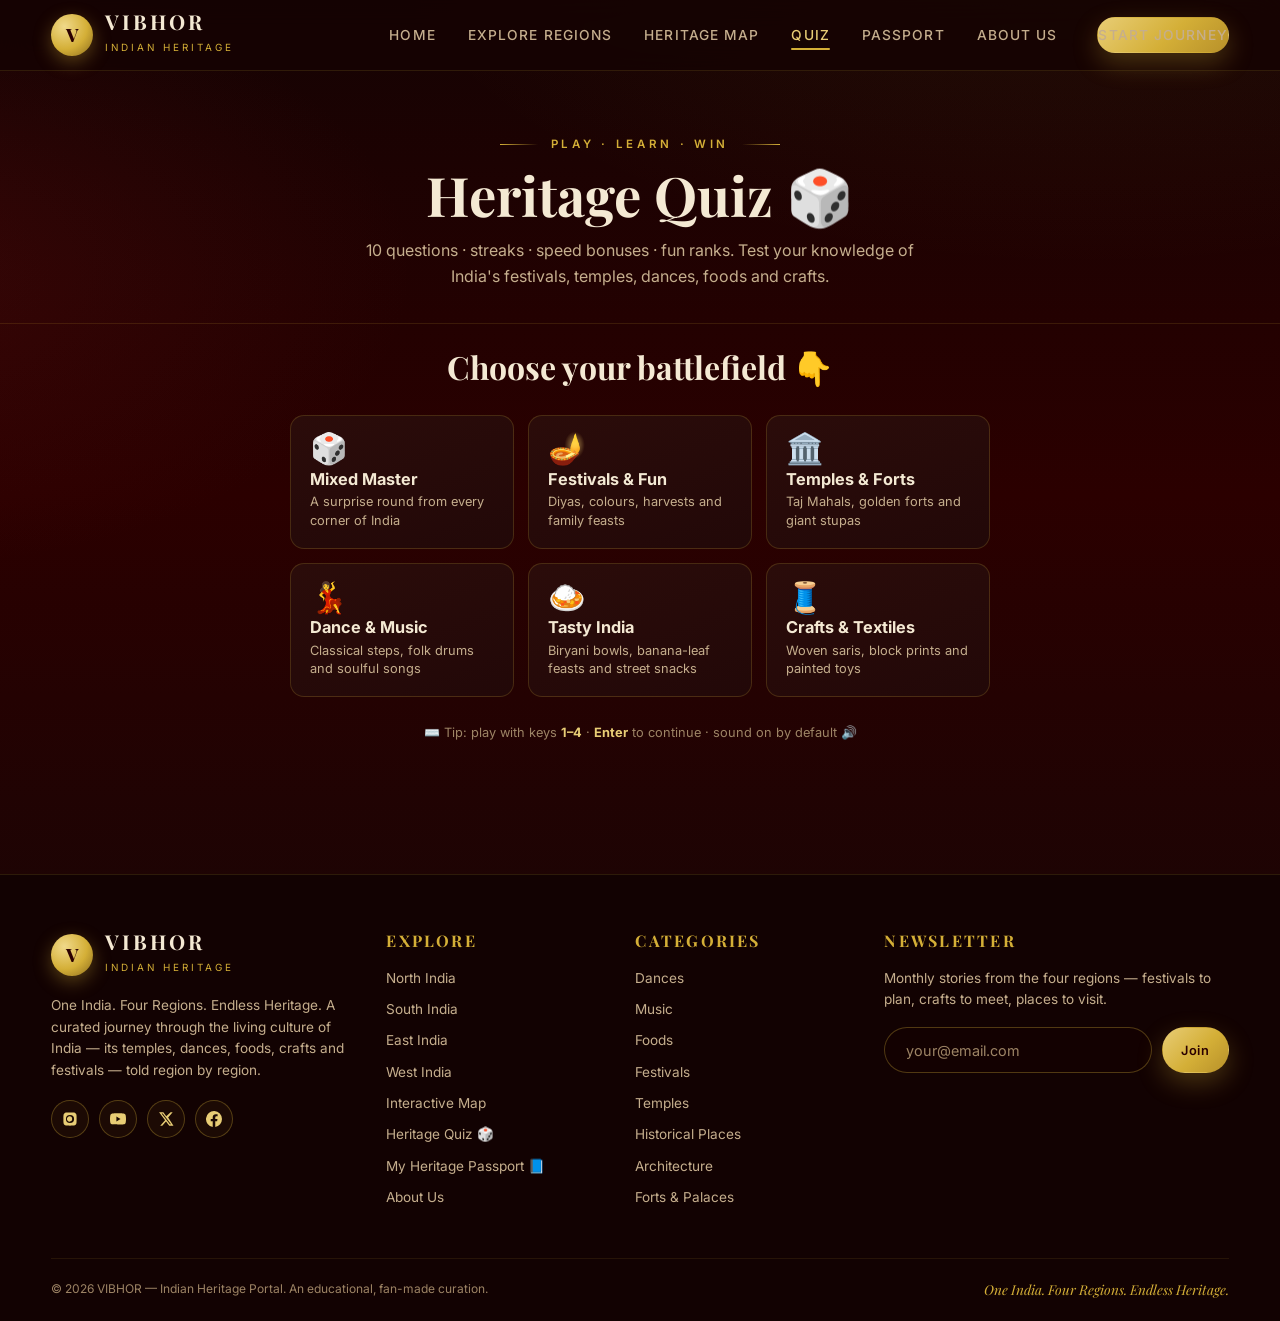
<file: quiz.html>
<!DOCTYPE html>
<html lang="en">
<head>
<meta charset="UTF-8">
<meta name="viewport" content="width=device-width, initial-scale=1.0">
<title>Heritage Quiz — VIBHOR Indian Heritage</title>
<meta name="description" content="A fast, fun, interactive quiz on the heritage and culture of India — festivals, temples, dance, food and crafts.">
<link rel="preconnect" href="https://fonts.googleapis.com">
<link rel="preconnect" href="https://fonts.gstatic.com" crossorigin>
<link href="https://fonts.googleapis.com/css2?family=Playfair+Display:ital,wght@0,500;0,600;0,700;0,800;1,500&family=Inter:wght@300;400;500;600;700;800&display=swap" rel="stylesheet">
<link rel="stylesheet" href="css/style.css">
<link rel="icon" href="data:image/svg+xml,%3Csvg xmlns='http://www.w3.org/2000/svg' viewBox='0 0 64 64'%3E%3Ccircle cx='32' cy='32' r='30' fill='%23D4AF37'/%3E%3Ctext x='32' y='44' font-size='36' font-family='Georgia' text-anchor='middle' fill='%232B0000'%3EV%3C/text%3E%3C/svg%3E">
</head>
<body data-page="quiz">

<div id="nav-root" data-page="quiz"></div>

<header class="page-header" style="padding-top:56px;padding-bottom:34px">
  <div class="container" style="text-align:center">
    <span class="overline center">Play · Learn · Win</span>
    <h1 style="font-size:clamp(2.2rem,5vw,3.4rem);margin:.5rem 0 .7rem">Heritage Quiz <span aria-hidden="true">🎲</span></h1>
    <p style="color:var(--muted);max-width:560px;margin:0 auto;font-size:1rem">
      10 questions · streaks · speed bonuses · fun ranks.
      Test your knowledge of India's festivals, temples, dances, foods and crafts.
    </p>
  </div>
</header>

<section class="section" style="padding-top:24px;padding-bottom:90px">
  <div class="container quiz-wrap" id="quiz-root">
    <!-- start / question / result screens render here -->
  </div>
</section>

<div id="footer-root"></div>
<canvas id="confetti-canvas" aria-hidden="true"></canvas>

<script src="js/data-core.js"></script>
<script src="js/script.js"></script>
<script src="js/quiz-data.js"></script>
<script src="js/quiz.js"></script>
</body>
</html>
</file>
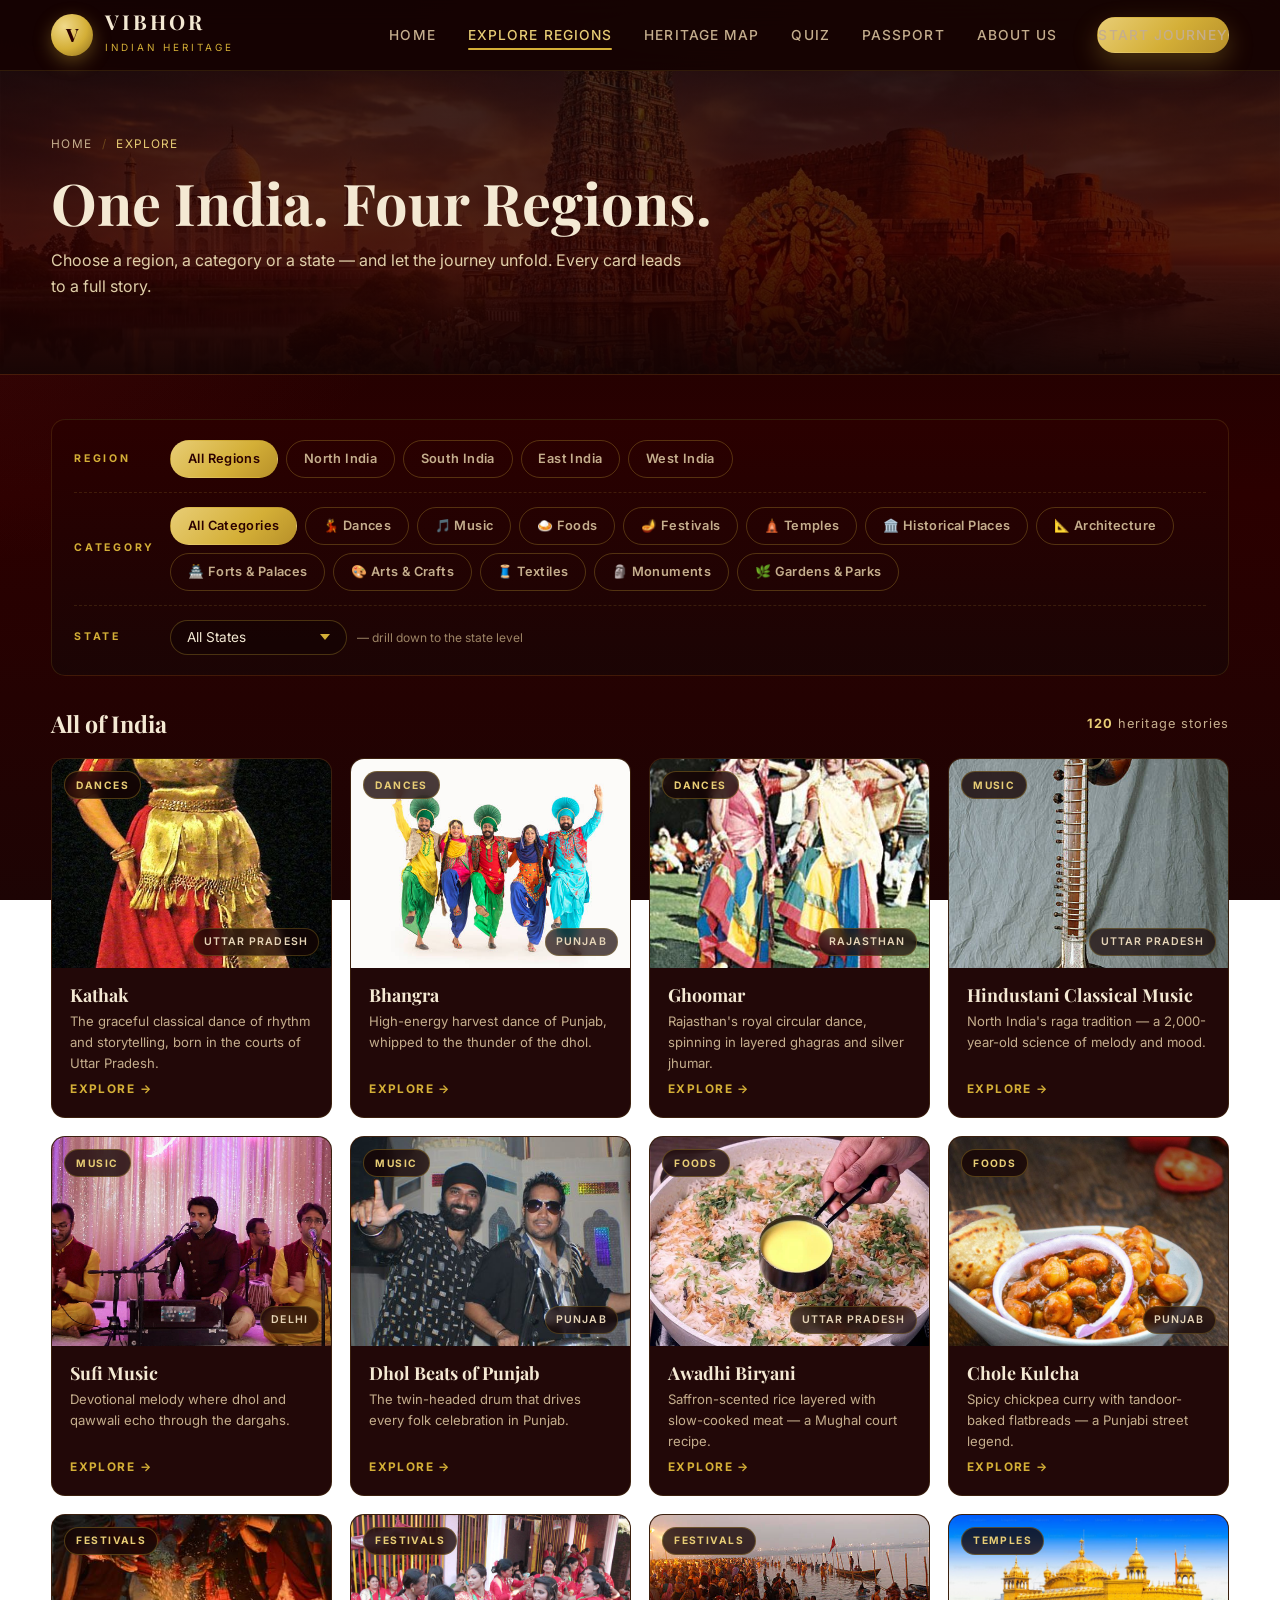
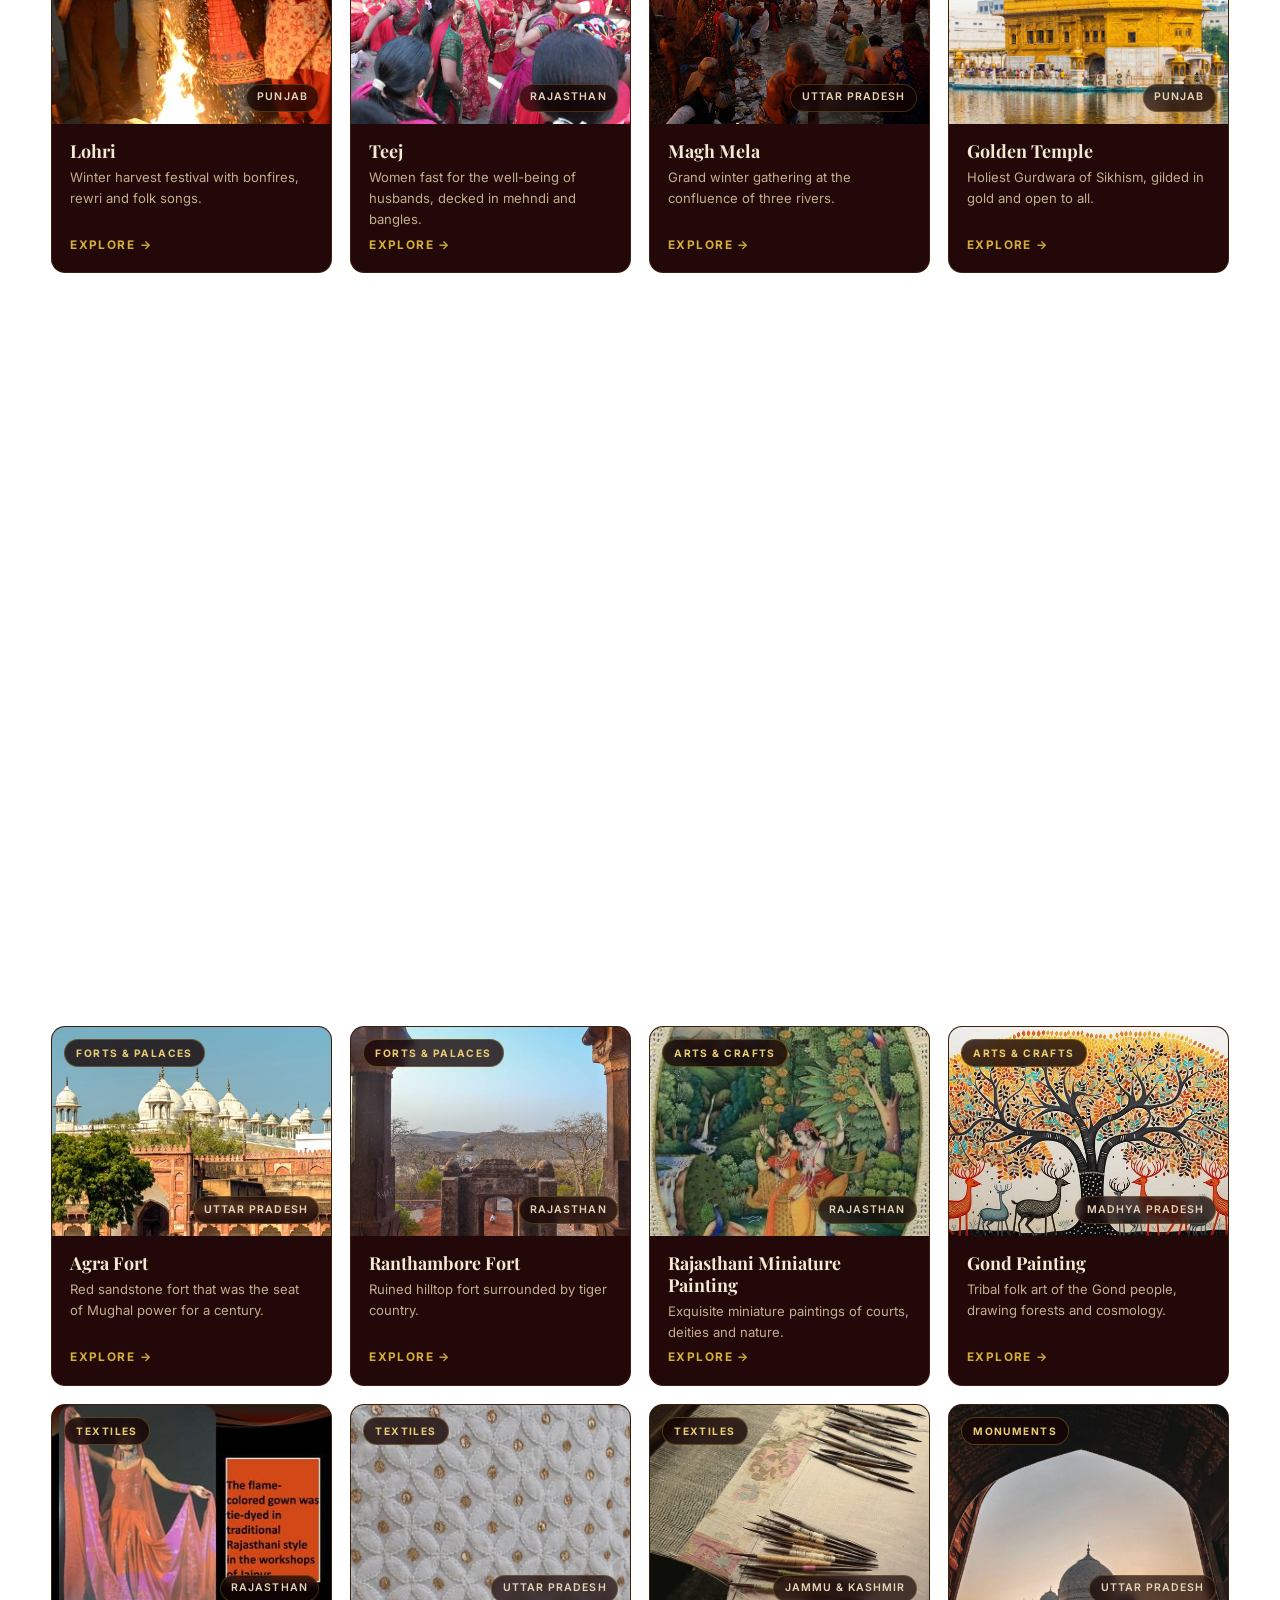
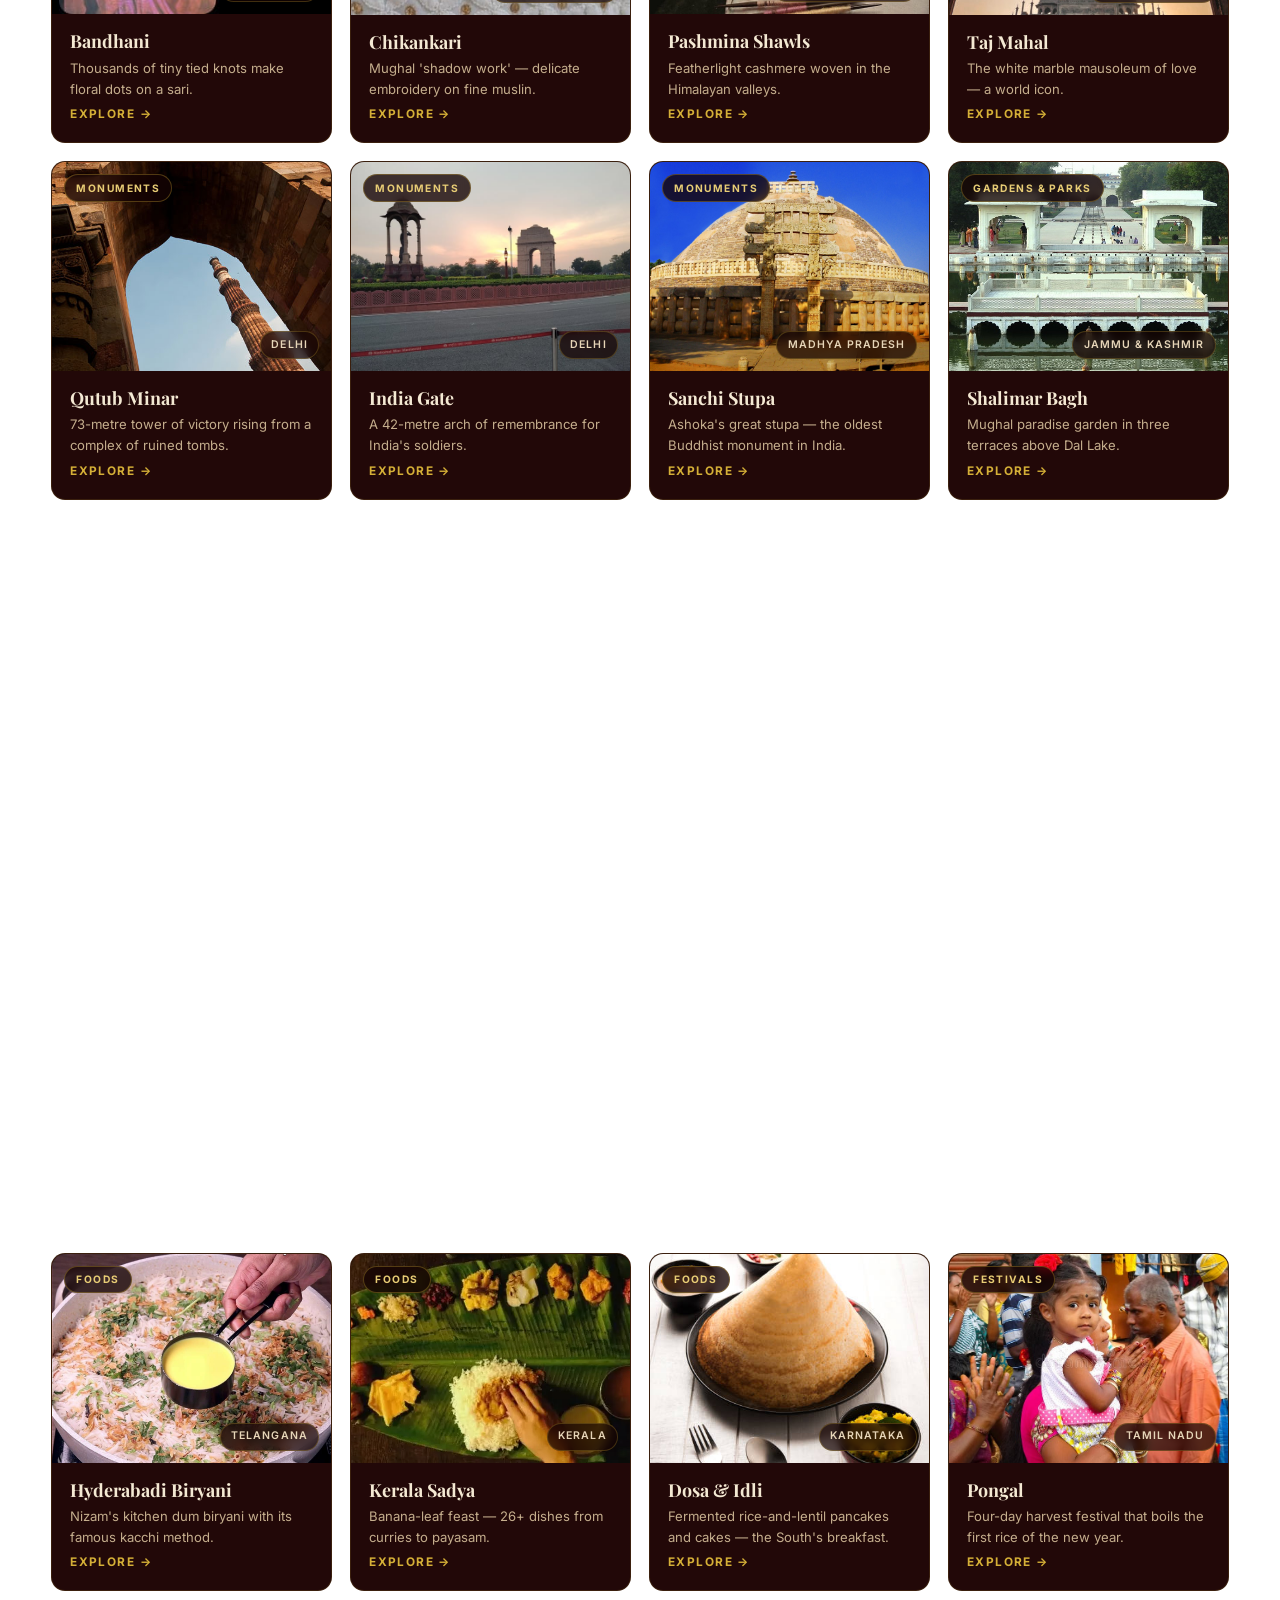
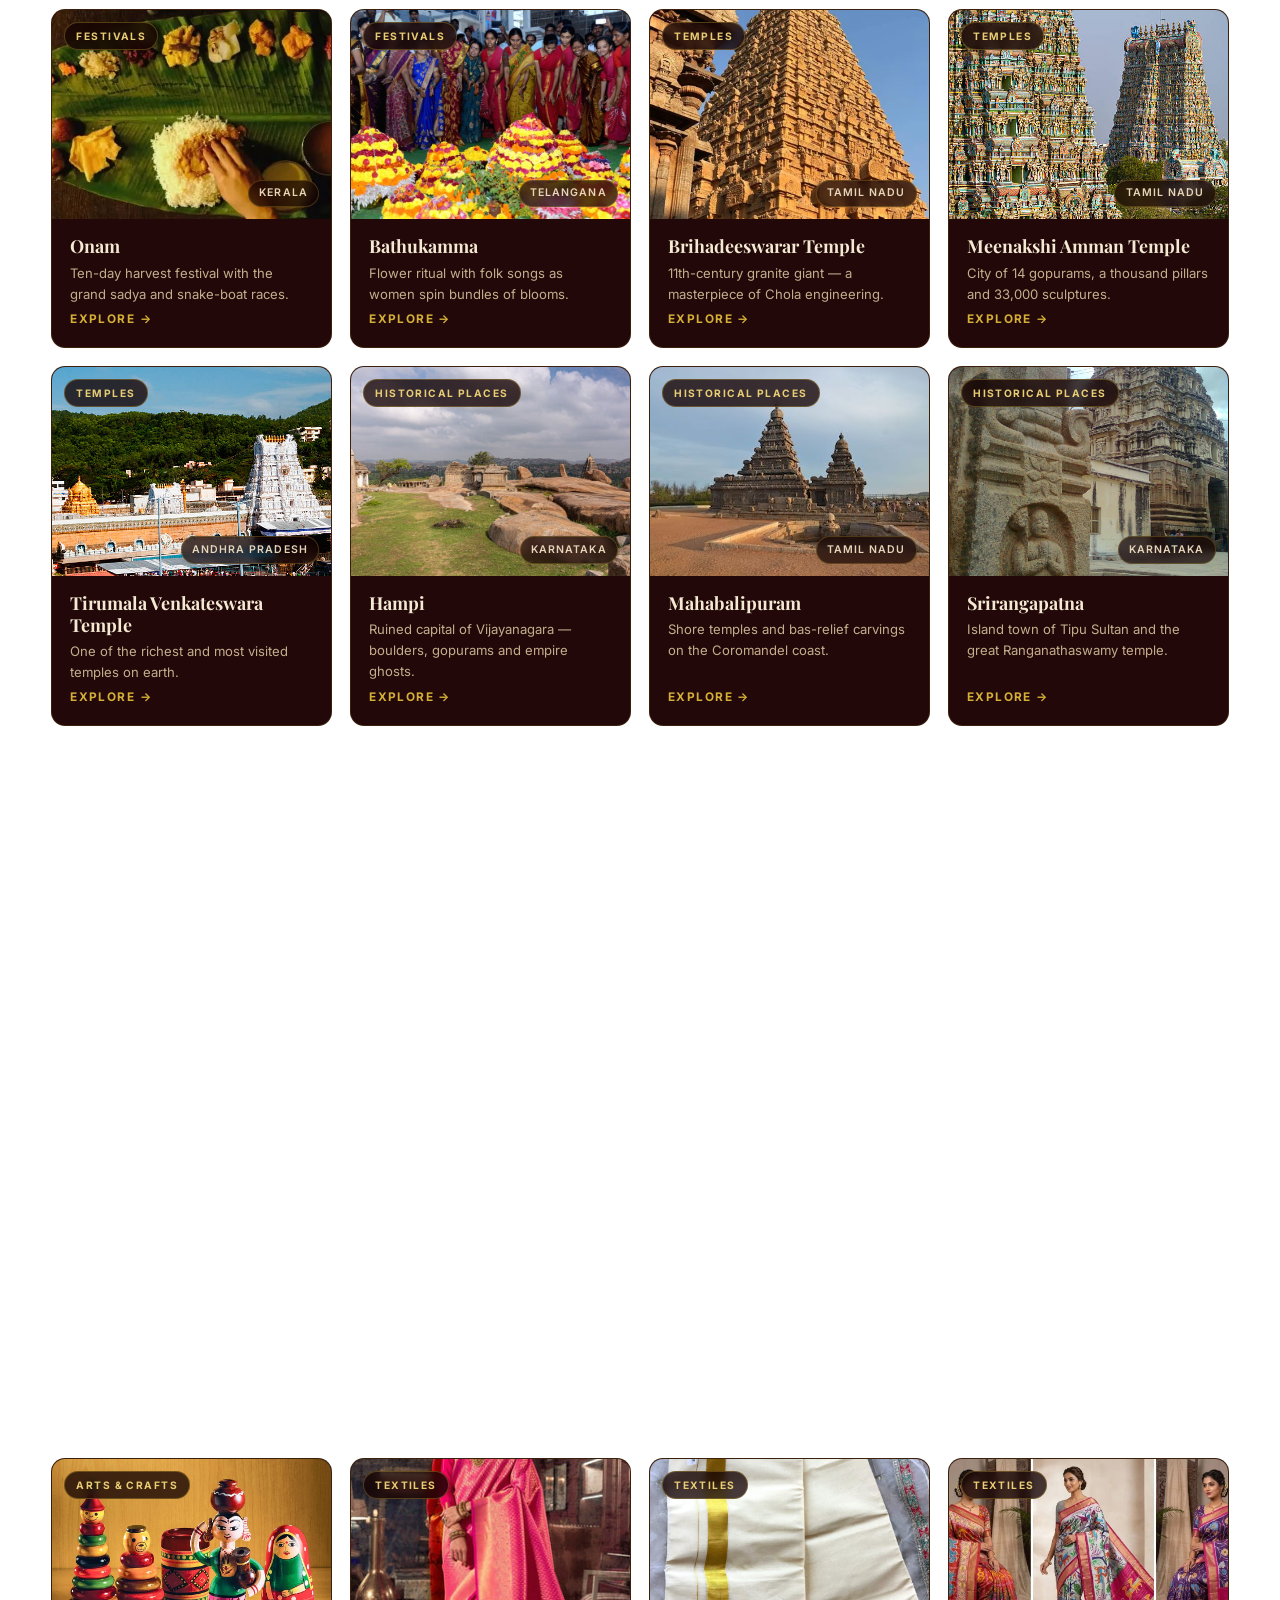
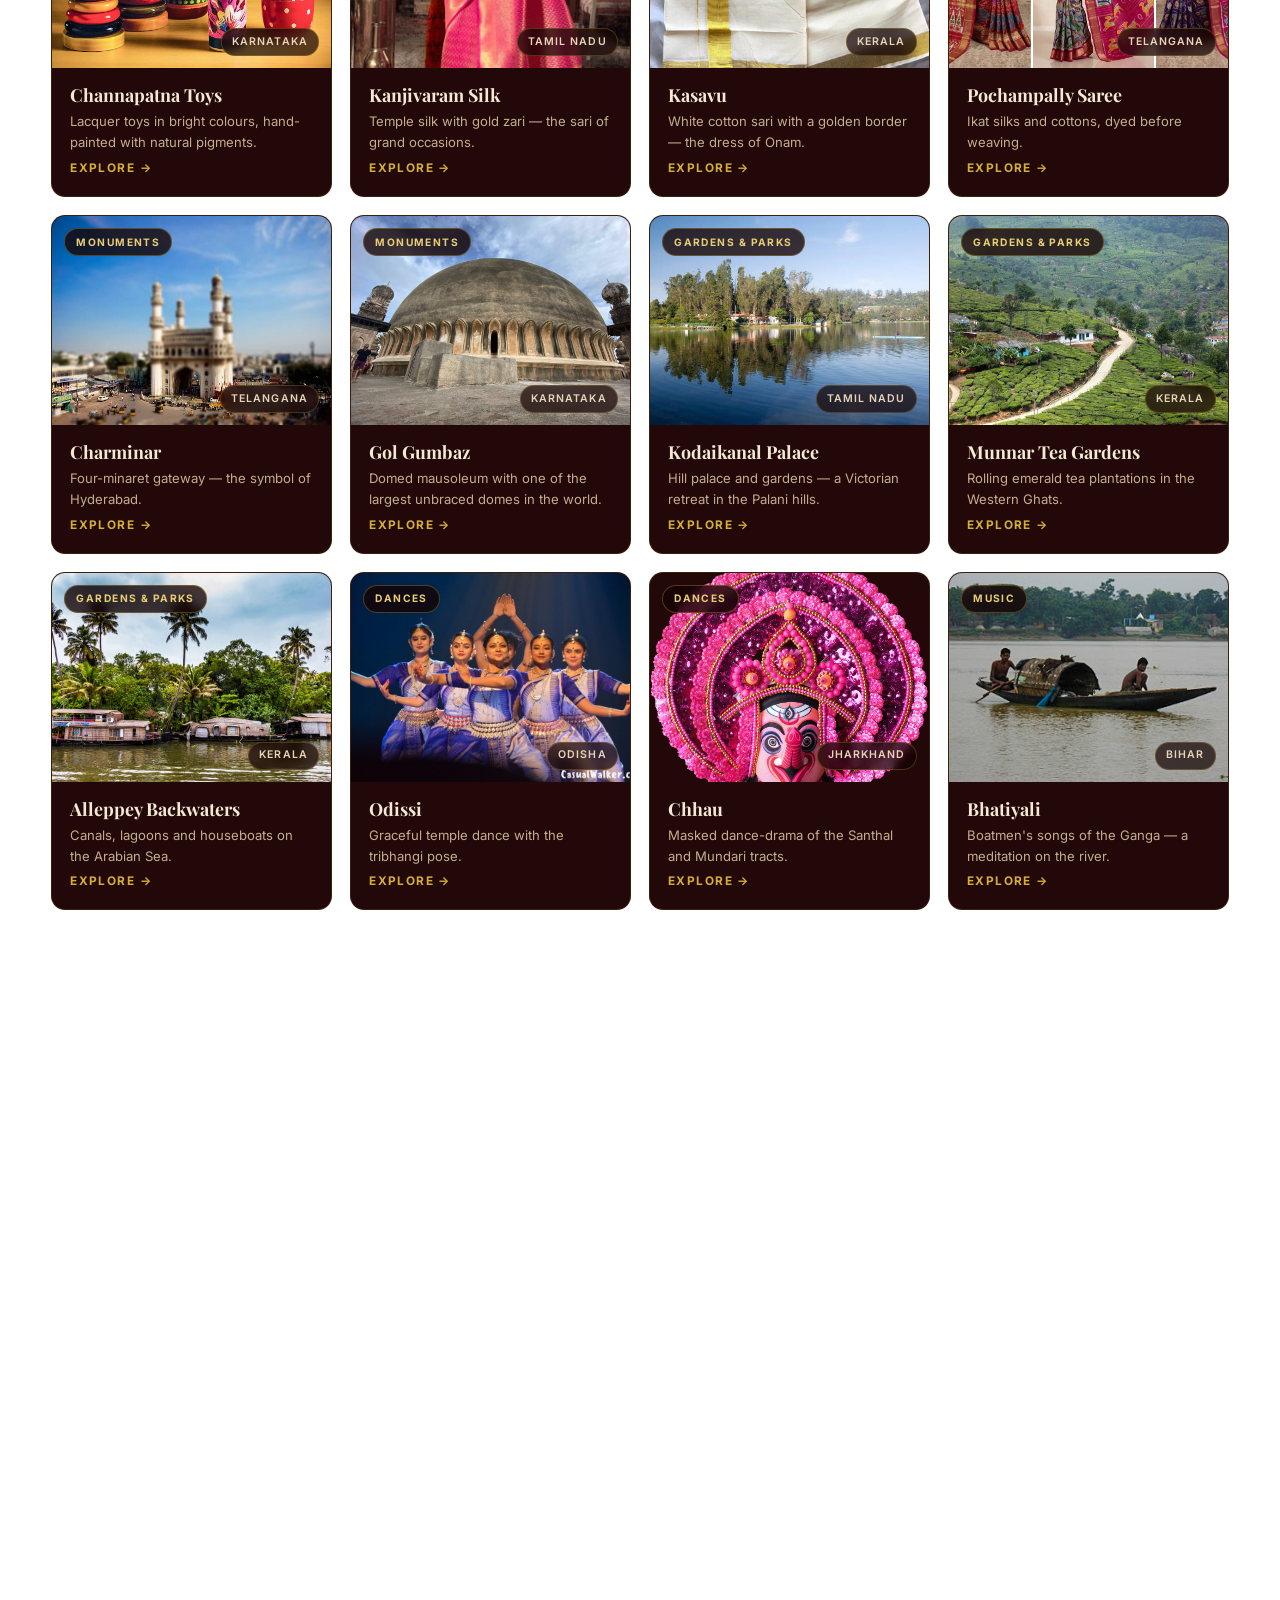
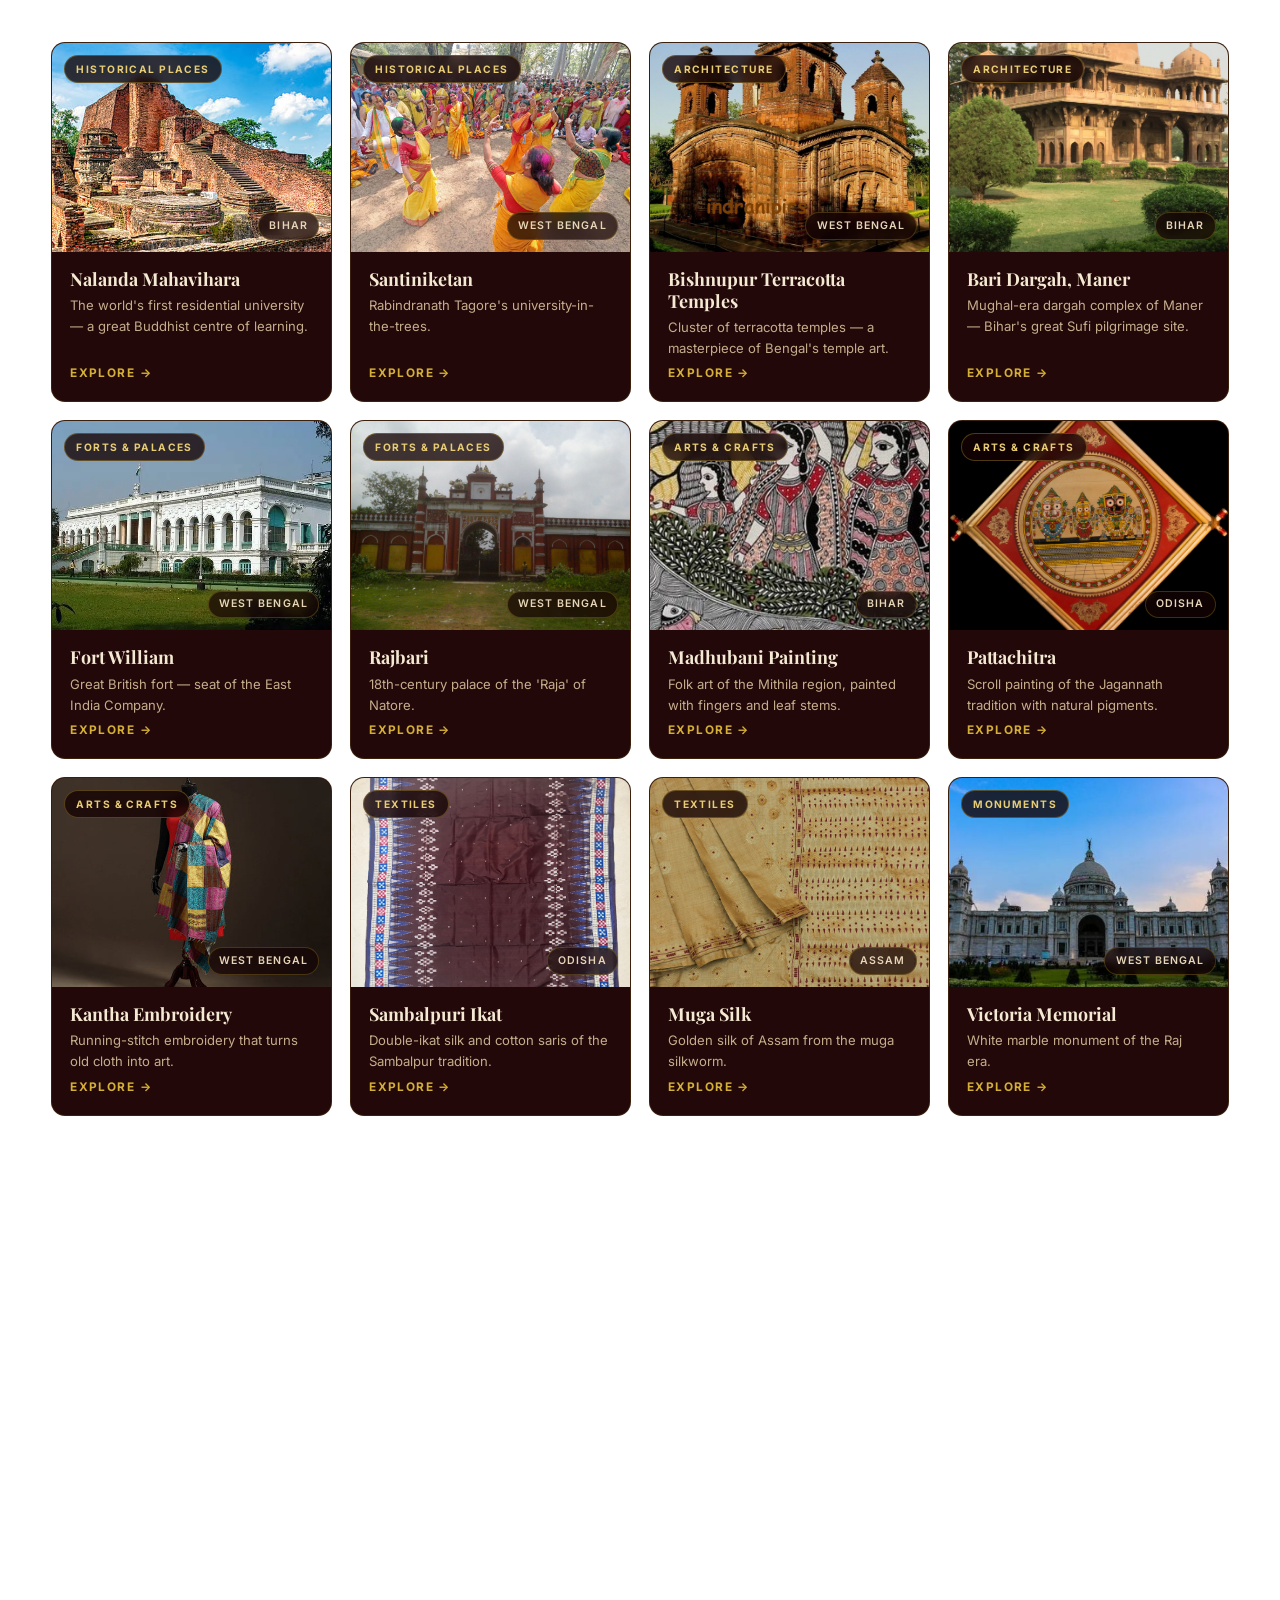
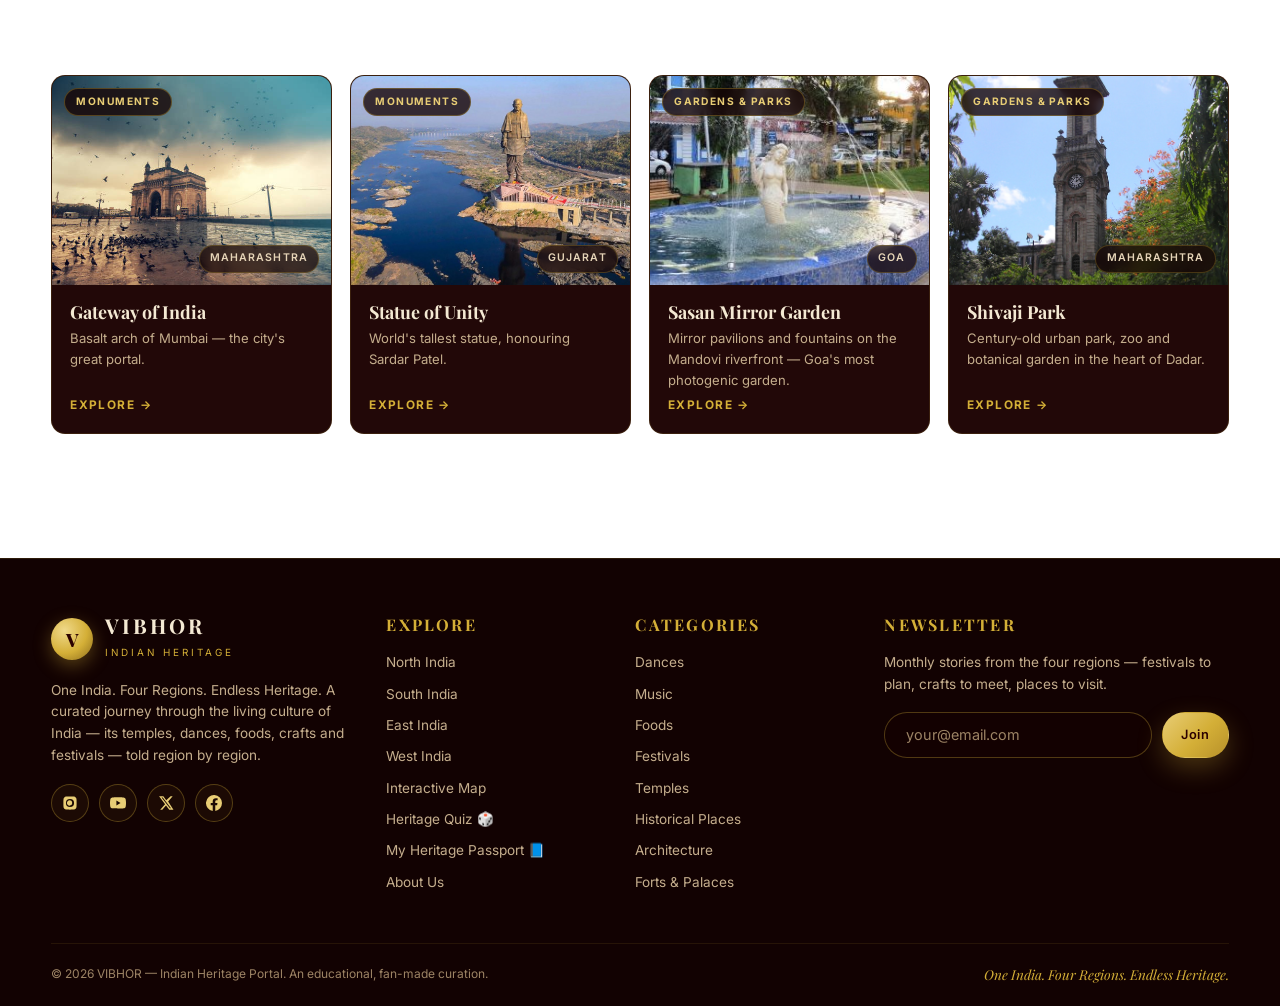
<file: region.html>
<!DOCTYPE html>
<html lang="en">
<head>
<meta charset="UTF-8">
<meta name="viewport" content="width=device-width, initial-scale=1.0">
<title>Explore Regions — VIBHOR Indian Heritage</title>
<meta name="description" content="Drill down through Indian heritage: region → category → state → stories.">
<link rel="preconnect" href="https://fonts.googleapis.com">
<link rel="preconnect" href="https://fonts.gstatic.com" crossorigin>
<link href="https://fonts.googleapis.com/css2?family=Playfair+Display:ital,wght@0,500;0,600;0,700;0,800;1,500&family=Inter:wght@300;400;500;600;700&display=swap" rel="stylesheet">
<link rel="stylesheet" href="css/style.css">
<link rel="icon" href="data:image/svg+xml,%3Csvg xmlns='http://www.w3.org/2000/svg' viewBox='0 0 64 64'%3E%3Ccircle cx='32' cy='32' r='30' fill='%23D4AF37'/%3E%3Ctext x='32' y='44' font-size='36' text-anchor='middle' font-family='Georgia' fill='%232B0000'%3EV%3C/text%3E%3C/svg%3E">
</head>
<body data-page="region">

<div id="nav-root" data-page="region"></div>

<header class="page-header" id="pageHeader"></header>

<section class="section" style="padding-top:44px">
  <div class="container">
    <div class="drilldown" id="drilldown"></div>
    <div class="results-meta" id="resultsMeta"></div>
    <div class="item-grid" id="itemGrid"></div>
  </div>
</section>

<div id="footer-root"></div>

<script src="js/data-core.js"></script>
<script src="js/data-items-1.js"></script>
<script src="js/data-items-2.js"></script>
<script src="js/script.js"></script>
<script src="js/region.js"></script>
</body>
</html>
</file>
<file: css/style.css>
/* ============================================================
   VIBHOR — Indian Heritage Portal
   Premium dark maroon & gold theme
   ============================================================ */
:root{
  --bg0:#150303;
  --bg1:#2B0000;
  --bg2:#38100d;
  --card:#220808;
  --card2:#2b0c0a;
  --gold:#D4AF37;
  --gold-soft:#e8cd75;
  --gold-dim:rgba(212,175,55,.32);
  --gold-faint:rgba(212,175,55,.14);
  --cream:#f4e9d3;
  --muted:#c5ae8d;
  --muted2:#9d8465;
  --line:rgba(212,175,55,.2);
  --shadow:0 18px 44px rgba(0,0,0,.55);
  --radius:14px;
  --font-head:'Playfair Display', Georgia, 'Times New Roman', serif;
  --font-body:'Inter', -apple-system, 'Segoe UI', Roboto, sans-serif;
}
*{margin:0;padding:0;box-sizing:border-box}
html{scroll-behavior:smooth}
body{
  font-family:var(--font-body);
  background:
    radial-gradient(1200px 600px at 85% -10%, rgba(212,175,55,.07), transparent 60%),
    radial-gradient(900px 500px at -10% 30%, rgba(120,20,20,.25), transparent 60%),
    linear-gradient(180deg, var(--bg0), var(--bg1) 55%, #1d0404);
  background-attachment:fixed;
  color:var(--cream);
  line-height:1.6;
  min-height:100vh;
  -webkit-font-smoothing:antialiased;
}
img{max-width:100%;display:block}
a{color:var(--gold-soft);text-decoration:none;transition:color .25s}
a:hover{color:var(--gold)}
h1,h2,h3,h4{font-family:var(--font-head);font-weight:700;line-height:1.2;color:var(--cream)}
::selection{background:var(--gold);color:#2B0000}
::-webkit-scrollbar{width:10px}
::-webkit-scrollbar-track{background:#1a0404}
::-webkit-scrollbar-thumb{background:#5a3a12;border-radius:8px}

.container{width:min(1180px,92%);margin:0 auto}
.overline{
  font-size:.72rem;letter-spacing:.32em;text-transform:uppercase;
  color:var(--gold);font-weight:600;
  display:inline-flex;align-items:center;gap:.8rem;
}
.overline::before,.overline.center::after{
  content:"";width:38px;height:1px;background:linear-gradient(90deg,transparent,var(--gold));
}
.overline.center::before{background:linear-gradient(90deg,var(--gold),transparent)}
.section{padding:84px 0;position:relative}
.section-head{margin-bottom:44px;max-width:680px}
.section-head.center{margin-left:auto;margin-right:auto;text-align:center}
.section-head h2{font-size:clamp(1.9rem,3.6vw,2.7rem);margin:.55rem 0 .6rem}
.section-head p{color:var(--muted);font-size:.98rem}
.gold-rule{
  width:74px;height:3px;border-radius:3px;margin-top:18px;
  background:linear-gradient(90deg,var(--gold),rgba(212,175,55,.15));
}
.section-head.center .gold-rule{margin-left:auto;margin-right:auto}

/* ---------- Buttons ---------- */
.btn{
  display:inline-flex;align-items:center;gap:.55rem;
  padding:.85rem 1.7rem;border-radius:999px;
  font-weight:600;font-size:.9rem;letter-spacing:.04em;
  cursor:pointer;border:1px solid transparent;
  transition:transform .25s, box-shadow .25s, background .25s, color .25s;
  font-family:var(--font-body);
}
.btn-gold{
  background:linear-gradient(135deg,#e8cd75,#D4AF37 55%,#b8912a);
  color:#2B0000;box-shadow:0 10px 26px rgba(212,175,55,.28);
}
.btn-gold:hover{transform:translateY(-3px);box-shadow:0 16px 34px rgba(212,175,55,.4);color:#2B0000}
.btn-ghost{border-color:var(--gold-dim);color:var(--gold-soft);background:rgba(212,175,55,.05)}
.btn-ghost:hover{background:rgba(212,175,55,.14);transform:translateY(-3px);color:var(--gold)}
.btn-sm{padding:.55rem 1.15rem;font-size:.8rem}

/* ---------- Navbar ---------- */
.navbar{
  position:sticky;top:0;z-index:200;
  background:rgba(21,3,3,.82);backdrop-filter:blur(14px);
  border-bottom:1px solid var(--gold-faint);
}
.nav-inner{display:flex;align-items:center;justify-content:space-between;height:70px}
.brand{display:flex;align-items:center;gap:.75rem}
.brand-mark{
  width:42px;height:42px;border-radius:50%;
  background:radial-gradient(circle at 32% 30%, #f0d98a, #D4AF37 55%, #8a6a1d);
  display:grid;place-items:center;font-family:var(--font-head);font-weight:800;
  color:#2B0000;font-size:1.15rem;box-shadow:0 6px 18px rgba(212,175,55,.35);
}
.brand-text b{font-family:var(--font-head);font-size:1.28rem;letter-spacing:.14em;color:var(--cream);display:block;line-height:1.1}
.brand-text span{font-size:.62rem;letter-spacing:.3em;color:var(--gold);text-transform:uppercase}
.nav-links{display:flex;align-items:center;gap:2rem;list-style:none}
.nav-links a{
  color:var(--muted);font-size:.86rem;font-weight:500;letter-spacing:.08em;
  text-transform:uppercase;padding:.4rem 0;position:relative;
}
.nav-links a::after{
  content:"";position:absolute;left:0;bottom:0;height:2px;width:0;
  background:var(--gold);transition:width .3s;border-radius:2px;
}
.nav-links a:hover,.nav-links a.active{color:var(--gold-soft)}
.nav-links a:hover::after,.nav-links a.active::after{width:100%}
.nav-cta{margin-left:.5rem}
.nav-toggle{
  display:none;background:none;border:1px solid var(--gold-dim);border-radius:8px;
  width:42px;height:38px;cursor:pointer;flex-direction:column;gap:5px;align-items:center;justify-content:center;
}
.nav-toggle span{display:block;width:18px;height:2px;background:var(--gold);border-radius:2px;transition:.3s}
.nav-toggle.open span:nth-child(1){transform:translateY(7px) rotate(45deg)}
.nav-toggle.open span:nth-child(2){opacity:0}
.nav-toggle.open span:nth-child(3){transform:translateY(-7px) rotate(-45deg)}

/* ---------- Home hero ---------- */
.hero{
  position:relative;min-height:92vh;display:flex;align-items:center;
  overflow:hidden;
}
.hero-bg{
  position:absolute;inset:0;
  background:url('../images/hero.jpg') center 30%/cover no-repeat;
}
.hero-bg::after{
  content:"";position:absolute;inset:0;
  background:
    linear-gradient(180deg, rgba(21,3,3,.72) 0%, rgba(43,0,0,.55) 40%, rgba(21,3,3,.92) 100%),
    radial-gradient(700px 380px at 50% 46%, rgba(212,175,55,.14), transparent 70%);
}
.hero-content{position:relative;z-index:2;text-align:center;padding:120px 0 90px}
.hero-content .overline{justify-content:center}
.hero-content .overline::after{content:"";width:38px;height:1px;background:linear-gradient(90deg,var(--gold),transparent)}
.hero h1{
  font-size:clamp(2.5rem,6.2vw,4.6rem);margin:1.1rem auto .4rem;max-width:15ch;
  text-shadow:0 10px 40px rgba(0,0,0,.6);
}
.hero h1 em{font-style:italic;color:var(--gold-soft)}
.hero-sub{max-width:620px;margin:0 auto 2.2rem;color:#e6d5b8;font-size:1.05rem}
.hero-ctas{display:flex;gap:1rem;justify-content:center;flex-wrap:wrap}
.hero-stats{
  margin-top:64px;display:grid;grid-template-columns:repeat(4,1fr);
  gap:1px;background:var(--gold-faint);border:1px solid var(--gold-faint);
  border-radius:var(--radius);overflow:hidden;max-width:760px;margin-left:auto;margin-right:auto;
}
.stat{background:rgba(26,4,4,.85);padding:1.2rem .8rem;text-align:center;backdrop-filter:blur(6px)}
.stat b{font-family:var(--font-head);font-size:1.7rem;color:var(--gold-soft);display:block}
.stat span{font-size:.72rem;letter-spacing:.18em;text-transform:uppercase;color:var(--muted)}

/* ---------- Collage strip ---------- */
.collage{display:grid;grid-template-columns:repeat(4,1fr);gap:14px;margin-top:-52px;position:relative;z-index:5}
.collage figure{
  border-radius:12px;overflow:hidden;position:relative;aspect-ratio:4/3;
  border:1px solid var(--gold-dim);box-shadow:var(--shadow);
}
.collage img{width:100%;height:100%;object-fit:cover;transition:transform .8s}
.collage figure:hover img{transform:scale(1.08)}
.collage figcaption{
  position:absolute;left:0;right:0;bottom:0;padding:26px 14px 10px;font-size:.8rem;font-weight:600;
  letter-spacing:.14em;text-transform:uppercase;color:var(--cream);
  background:linear-gradient(transparent, rgba(20,2,2,.92));
}

/* ---------- Region cards ---------- */
.regions-grid{display:grid;grid-template-columns:repeat(2,1fr);gap:22px}
.region-card{
  position:relative;border-radius:var(--radius);overflow:hidden;min-height:340px;
  display:flex;align-items:flex-end;border:1px solid var(--gold-faint);
  transition:transform .35s, box-shadow .35s, border-color .35s;cursor:pointer;
}
.region-card:hover{transform:translateY(-7px);box-shadow:var(--shadow);border-color:var(--gold-dim)}
.region-card img{position:absolute;inset:0;width:100%;height:100%;object-fit:cover;transition:transform 1s}
.region-card:hover img{transform:scale(1.07)}
.region-card .rc-veil{
  position:absolute;inset:0;
  background:linear-gradient(180deg, rgba(21,3,3,.05) 30%, rgba(21,3,3,.88) 88%),
             radial-gradient(400px 200px at 80% 10%, rgba(212,175,55,.16), transparent 70%);
}
.region-card .rc-body{position:relative;z-index:2;padding:26px;width:100%}
.region-card .rc-kicker{font-size:.68rem;letter-spacing:.3em;text-transform:uppercase;color:var(--gold)}
.region-card h3{font-size:1.75rem;margin:.35rem 0 .45rem}
.region-card p{color:#dcc9a6;font-size:.9rem;max-width:44ch}
.region-card .rc-meta{
  display:flex;gap:1rem;margin-top:1rem;font-size:.75rem;color:var(--gold-soft);
  letter-spacing:.06em;flex-wrap:wrap;
}
.region-card .rc-arrow{
  position:absolute;top:22px;right:22px;z-index:2;width:42px;height:42px;border-radius:50%;
  border:1px solid var(--gold-dim);display:grid;place-items:center;color:var(--gold);
  background:rgba(21,3,3,.5);backdrop-filter:blur(4px);transition:.3s;
}
.region-card:hover .rc-arrow{background:var(--gold);color:#2B0000;transform:rotate(45deg)}

/* ---------- Category grid ---------- */
.cats-grid{display:grid;grid-template-columns:repeat(4,1fr);gap:18px}
.cat-card{
  position:relative;border-radius:var(--radius);overflow:hidden;aspect-ratio:3/4;
  border:1px solid var(--gold-faint);display:flex;align-items:flex-end;cursor:pointer;
  transition:transform .35s, box-shadow .35s, border-color .35s;background:var(--card);
}
.cat-card:hover{transform:translateY(-6px);box-shadow:var(--shadow);border-color:var(--gold-dim)}
.cat-card img{position:absolute;inset:0;width:100%;height:100%;object-fit:cover;opacity:.9;transition:transform .9s,opacity .4s}
.cat-card:hover img{transform:scale(1.08);opacity:1}
.cat-card .cc-veil{position:absolute;inset:0;background:linear-gradient(180deg, rgba(21,3,3,.1) 20%, rgba(21,3,3,.94) 92%)}
.cat-card .cc-body{position:relative;z-index:2;padding:18px;width:100%}
.cat-card .cc-icon{
  width:44px;height:44px;border-radius:12px;display:grid;place-items:center;font-size:1.3rem;
  background:rgba(212,175,55,.14);border:1px solid var(--gold-dim);margin-bottom:.7rem;
}
.cat-card h3{font-size:1.18rem;margin-bottom:.2rem}
.cat-card p{font-size:.78rem;color:var(--muted);line-height:1.45}
.cat-card .cc-count{
  position:absolute;top:14px;right:14px;z-index:2;font-size:.68rem;font-weight:700;
  background:rgba(21,3,3,.7);border:1px solid var(--gold-dim);color:var(--gold-soft);
  padding:.28rem .65rem;border-radius:999px;letter-spacing:.08em;backdrop-filter:blur(4px);
}

/* ---------- Generic item grid (region page / featured) ---------- */
.item-grid{display:grid;grid-template-columns:repeat(4,1fr);gap:18px}
.item-grid.cols-3{grid-template-columns:repeat(3,1fr)}
.item-card{
  border-radius:var(--radius);overflow:hidden;background:var(--card);
  border:1px solid var(--gold-faint);display:flex;flex-direction:column;cursor:pointer;
  transition:transform .3s, box-shadow .3s, border-color .3s;
}
.item-card:hover{transform:translateY(-6px);box-shadow:var(--shadow);border-color:var(--gold-dim)}
.ic-media{position:relative;aspect-ratio:4/3;overflow:hidden}
.ic-media img{width:100%;height:100%;object-fit:cover;transition:transform .8s}
.item-card:hover .ic-media img{transform:scale(1.07)}
.ic-tag{
  position:absolute;top:12px;left:12px;font-size:.64rem;font-weight:700;letter-spacing:.14em;
  text-transform:uppercase;background:rgba(21,3,3,.78);border:1px solid var(--gold-dim);
  color:var(--gold-soft);padding:.3rem .7rem;border-radius:999px;backdrop-filter:blur(4px);
}
.ic-state{
  position:absolute;bottom:12px;right:12px;font-size:.66rem;font-weight:600;letter-spacing:.1em;
  text-transform:uppercase;color:#e6d5b8;background:rgba(21,3,3,.7);padding:.28rem .65rem;
  border-radius:999px;border:1px solid rgba(212,175,55,.25);backdrop-filter:blur(4px);
}
.ic-body{padding:16px 18px 18px;display:flex;flex-direction:column;gap:.35rem;flex:1}
.ic-body h3{font-size:1.12rem}
.ic-body .ic-desc{font-size:.82rem;color:var(--muted);flex:1}
.ic-body .ic-link{font-size:.74rem;font-weight:700;letter-spacing:.12em;text-transform:uppercase;color:var(--gold)}
.ic-body .ic-link::after{content:" →";transition:margin .25s}
.item-card:hover .ic-link::after{margin-left:4px}

/* ---------- Chips / drill-down ---------- */
.drilldown{
  background:linear-gradient(180deg, rgba(43,0,0,.92), rgba(26,5,5,.92));
  border:1px solid var(--gold-faint);border-radius:var(--radius);
  padding:20px 22px;margin-bottom:34px;backdrop-filter:blur(8px);
}
.drill-row{display:flex;align-items:center;gap:10px;flex-wrap:wrap}
.drill-row + .drill-row{margin-top:14px;padding-top:14px;border-top:1px dashed rgba(212,175,55,.15)}
.drill-label{
  font-size:.66rem;font-weight:700;letter-spacing:.26em;text-transform:uppercase;
  color:var(--gold);min-width:86px;
}
.chip{
  padding:.48rem 1.05rem;border-radius:999px;font-size:.8rem;font-weight:600;letter-spacing:.03em;
  border:1px solid rgba(212,175,55,.28);background:transparent;color:var(--muted);
  cursor:pointer;transition:.25s;font-family:var(--font-body);
}
.chip:hover{color:var(--gold-soft);border-color:var(--gold);background:rgba(212,175,55,.08)}
.chip.active{background:linear-gradient(135deg,#e8cd75,#D4AF37 60%,#b8912a);color:#2B0000;border-color:transparent}
.chip-row{display:flex;gap:8px;flex-wrap:wrap;flex:1}
.select-wrap{position:relative}
select.select{
  appearance:none;background:rgba(21,3,3,.7) url("data:image/svg+xml,%3Csvg xmlns='http://www.w3.org/2000/svg' width='10' height='6'%3E%3Cpath d='M0 0l5 6 5-6z' fill='%23D4AF37'/%3E%3C/svg%3E") no-repeat right 16px center;
  border:1px solid rgba(212,175,55,.28);color:var(--cream);
  padding:.55rem 2.6rem .55rem 1rem;border-radius:999px;font-size:.85rem;font-family:var(--font-body);cursor:pointer;
}
select.select:focus{outline:none;border-color:var(--gold)}
.results-meta{display:flex;justify-content:space-between;align-items:center;margin-bottom:20px;flex-wrap:wrap;gap:10px}
.results-meta h3{font-size:1.45rem}
.results-count{font-size:.8rem;color:var(--muted);letter-spacing:.08em}
.results-count b{color:var(--gold-soft)}

/* ---------- Breadcrumb ---------- */
.breadcrumb{display:flex;gap:.6rem;align-items:center;flex-wrap:wrap;font-size:.74rem;letter-spacing:.1em;text-transform:uppercase;color:var(--muted2);margin-bottom:14px}
.breadcrumb a{color:var(--muted)}
.breadcrumb a:hover{color:var(--gold-soft)}
.breadcrumb .sep{color:var(--gold-dim)}
.breadcrumb .current{color:var(--gold-soft)}

/* ---------- Page header (region/detail) ---------- */
.page-header{position:relative;overflow:hidden;border-bottom:1px solid var(--gold-faint)}
.page-header .ph-bg{position:absolute;inset:0;background-size:cover;background-position:center}
.page-header .ph-bg::after{content:"";position:absolute;inset:0;background:linear-gradient(180deg, rgba(21,3,3,.75), rgba(43,0,0,.82) 60%, rgba(21,3,3,.97))}
.page-header .ph-inner{position:relative;z-index:2;padding:64px 0 54px}
.page-header h1{font-size:clamp(2.2rem,5vw,3.6rem);margin:.6rem 0 .7rem}
.page-header .ph-sub{color:#e0cfa9;max-width:64ch;font-size:1rem}
.ph-chips{display:flex;gap:10px;margin-top:1.3rem;flex-wrap:wrap}
.ph-chip{
  display:inline-flex;align-items:center;gap:.45rem;font-size:.74rem;font-weight:600;letter-spacing:.1em;
  text-transform:uppercase;border:1px solid var(--gold-dim);background:rgba(21,3,3,.55);
  color:var(--gold-soft);padding:.45rem 1rem;border-radius:999px;backdrop-filter:blur(4px);
}

/* ---------- Detail page ---------- */
.detail-hero{position:relative;min-height:64vh;display:flex;align-items:flex-end;overflow:hidden}
.detail-hero img.dh-bg{position:absolute;inset:0;width:100%;height:100%;object-fit:cover}
.detail-hero::after{content:"";position:absolute;inset:0;background:linear-gradient(180deg, rgba(21,3,3,.35), rgba(43,0,0,.78) 55%, var(--bg0) 98%)}
.dh-inner{position:relative;z-index:2;padding:110px 0 46px;width:min(1180px,92%);margin:0 auto}
.dh-inner h1{font-size:clamp(2.4rem,5.4vw,4rem);max-width:16ch;text-shadow:0 12px 40px rgba(0,0,0,.65)}
.dh-meta{display:flex;gap:10px;flex-wrap:wrap;margin-top:1.2rem}

.info-grid{display:grid;grid-template-columns:repeat(2,1fr);gap:18px}
.info-box{
  background:linear-gradient(160deg, rgba(43,0,0,.65), rgba(26,5,5,.9));
  border:1px solid var(--gold-faint);border-radius:var(--radius);padding:24px 26px;
  transition:border-color .3s, transform .3s;position:relative;overflow:hidden;
}
.info-box:hover{border-color:var(--gold-dim);transform:translateY(-4px)}
.info-box.wide{grid-column:1 / -1}
.info-box .ib-icon{
  width:46px;height:46px;border-radius:12px;display:grid;place-items:center;font-size:1.25rem;
  background:rgba(212,175,55,.12);border:1px solid var(--gold-dim);margin-bottom:1rem;
}
.info-box h3{font-size:1.25rem;margin-bottom:.6rem;color:var(--gold-soft)}
.info-box p{color:var(--muted);font-size:.92rem}
.info-box ul{list-style:none;margin-top:.2rem}
.info-box li{
  position:relative;padding-left:1.4rem;margin-bottom:.5rem;color:var(--muted);font-size:.9rem;
}
.info-box li::before{
  content:"✦";position:absolute;left:0;color:var(--gold);font-size:.7rem;top:.25rem;
}
.wiki-card{
  display:flex;align-items:center;justify-content:space-between;gap:1rem;flex-wrap:wrap;
  background:linear-gradient(120deg, rgba(212,175,55,.16), rgba(43,0,0,.4));
  border:1px solid var(--gold-dim);border-radius:var(--radius);padding:20px 26px;
}
.wiki-card .wc-left{display:flex;align-items:center;gap:1rem}
.wiki-card .wc-icon{
  width:48px;height:48px;border-radius:50%;background:var(--gold);color:#2B0000;
  display:grid;place-items:center;font-family:var(--font-head);font-weight:800;font-size:1.3rem;flex-shrink:0;
}
.wiki-card b{display:block;font-family:var(--font-head);font-size:1.1rem}
.wiki-card span{font-size:.82rem;color:var(--muted);word-break:break-all}

.gallery-grid{display:grid;grid-template-columns:repeat(5,1fr);gap:12px}
.gallery-grid figure{
  position:relative;border-radius:10px;overflow:hidden;aspect-ratio:4/3;cursor:zoom-in;
  border:1px solid var(--gold-faint);
}
.gallery-grid img{width:100%;height:100%;object-fit:cover;transition:transform .7s}
.gallery-grid figure:hover img{transform:scale(1.1)}
.gallery-grid figcaption{
  position:absolute;left:0;right:0;bottom:0;padding:22px 10px 8px;font-size:.68rem;font-weight:600;
  letter-spacing:.06em;color:var(--cream);background:linear-gradient(transparent, rgba(15,2,2,.92));
  opacity:0;transition:opacity .3s;
}
.gallery-grid figure:hover figcaption{opacity:1}

/* ---------- YouTube section ---------- */
.yt-section{
  background:linear-gradient(180deg, rgba(43,0,0,.5), rgba(21,3,3,.6));
  border-top:1px solid var(--gold-faint);border-bottom:1px solid var(--gold-faint);
}
.yt-head{display:flex;align-items:center;gap:14px;margin-bottom:8px}
.yt-badge{
  width:46px;height:46px;border-radius:12px;background:#c4302b;display:grid;place-items:center;flex-shrink:0;
  box-shadow:0 8px 20px rgba(196,48,43,.4);
}
.yt-badge svg{width:20px;height:20px;fill:#fff}
.yt-head h3{font-size:1.4rem}
.yt-head p{font-size:.82rem;color:var(--muted)}
.video-grid{display:grid;grid-template-columns:repeat(4,1fr);gap:16px;margin-top:26px}
.video-card{
  border-radius:12px;overflow:hidden;background:var(--card);border:1px solid var(--gold-faint);
  cursor:pointer;transition:transform .3s, border-color .3s, box-shadow .3s;
}
.video-card:hover{transform:translateY(-5px);border-color:var(--gold-dim);box-shadow:var(--shadow)}
.vc-media{position:relative;aspect-ratio:16/9;background:#0c0202}
.vc-media img{width:100%;height:100%;object-fit:cover}
.vc-media .vc-play{
  position:absolute;inset:0;display:grid;place-items:center;transition:.3s;
}
.vc-play span{
  width:52px;height:52px;border-radius:50%;background:rgba(21,3,3,.72);border:1px solid var(--gold);
  display:grid;place-items:center;transition:.3s;backdrop-filter:blur(3px);
}
.vc-play svg{width:18px;height:18px;fill:var(--gold);margin-left:3px}
.video-card:hover .vc-play span{background:var(--gold)}
.video-card:hover .vc-play svg{fill:#2B0000}
.vc-dur{
  position:absolute;right:8px;bottom:8px;font-size:.68rem;font-weight:700;background:rgba(0,0,0,.75);
  color:#fff;padding:.15rem .5rem;border-radius:5px;letter-spacing:.05em;
}
.vc-best{
  position:absolute;left:8px;top:8px;font-size:.68rem;font-weight:700;background:var(--gold);
  color:#2B0000;padding:.18rem .55rem;border-radius:5px;letter-spacing:.05em;
  box-shadow:0 2px 8px rgba(0,0,0,.5);
}
.vc-best-card{border-color:var(--gold-dim)}
.vc-body{padding:12px 14px 14px}
.vc-body h4{font-family:var(--font-body);font-size:.85rem;font-weight:600;line-height:1.35;color:var(--cream);
  display:-webkit-box;-webkit-line-clamp:2;-webkit-box-orient:vertical;overflow:hidden;min-height:2.3em}
.vc-body .vc-meta{font-size:.72rem;color:var(--muted2);margin-top:.4rem;display:flex;justify-content:space-between;gap:8px}
.yt-state{
  display:flex;flex-direction:column;align-items:center;gap:14px;padding:56px 20px;text-align:center;
  border:1px dashed rgba(212,175,55,.3);border-radius:var(--radius);margin-top:26px;color:var(--muted);
}
.spinner{
  width:42px;height:42px;border-radius:50%;border:3px solid rgba(212,175,55,.2);
  border-top-color:var(--gold);animation:spin .9s linear infinite;
}
@keyframes spin{to{transform:rotate(360deg)}}

/* ---------- Map page ---------- */
.map-layout{display:grid;grid-template-columns:1.5fr 1fr;gap:26px;align-items:start}
.map-panel{
  background:linear-gradient(180deg, rgba(43,0,0,.55), rgba(21,3,3,.65));
  border:1px solid var(--gold-faint);border-radius:var(--radius);padding:18px;position:relative;
}
.map-panel svg{width:100%;height:auto;display:block}
.state-path{
  fill:#4a1a14;stroke:rgba(212,175,55,.4);stroke-width:.7;cursor:pointer;
  transition:fill .25s, filter .25s;
}
.state-path.r-north{fill:#6b2a1c}
.state-path.r-south{fill:#3f4a1c}
.state-path.r-east{fill:#1c4a42}
.state-path.r-west{fill:#4a2d5e}
.state-path:hover{fill:#D4AF37 !important;filter:drop-shadow(0 0 6px rgba(212,175,55,.8))}
.state-path.selected{stroke:var(--gold-soft);stroke-width:1.6;fill:#D4AF37 !important;filter:drop-shadow(0 0 8px rgba(212,175,55,.9))}
.state-path.dimmed{opacity:.35}
.map-tooltip{
  position:absolute;pointer-events:none;background:rgba(21,3,3,.94);border:1px solid var(--gold);
  color:var(--cream);font-size:.75rem;padding:.4rem .7rem;border-radius:8px;transform:translate(-50%,-130%);
  white-space:nowrap;z-index:10;opacity:0;transition:opacity .15s;
}
.map-tooltip b{color:var(--gold-soft)}
.map-side{display:flex;flex-direction:column;gap:18px}
.legend{
  background:rgba(21,3,3,.55);border:1px solid var(--gold-faint);border-radius:var(--radius);padding:20px;
}
.legend h3{font-size:1.05rem;margin-bottom:1rem}
.legend-item{
  display:flex;align-items:center;gap:.7rem;padding:.5rem .6rem;border-radius:10px;cursor:pointer;
  transition:background .2s;font-size:.85rem;color:var(--muted);border:1px solid transparent;
}
.legend-item:hover{background:rgba(212,175,55,.07);color:var(--cream)}
.legend-item.active{background:rgba(212,175,55,.12);border-color:var(--gold-dim);color:var(--cream)}
.legend-dot{width:14px;height:14px;border-radius:4px;flex-shrink:0}
.legend-item b{margin-left:auto;font-size:.75rem;color:var(--gold-soft)}
.state-card{
  background:linear-gradient(180deg, rgba(43,0,0,.6), rgba(21,3,3,.75));
  border:1px solid var(--gold-faint);border-radius:var(--radius);padding:24px;
}
.state-card .sc-kicker{font-size:.66rem;letter-spacing:.3em;text-transform:uppercase;color:var(--gold)}
.state-card h3{font-size:1.7rem;margin:.4rem 0 .2rem}
.state-card .sc-region{font-size:.8rem;color:var(--muted);margin-bottom:1.1rem}
.state-card .sc-region b{color:var(--gold-soft)}
.mini-items{display:flex;flex-direction:column;gap:10px;margin:1.1rem 0 1.3rem}
.mini-item{
  display:flex;align-items:center;gap:12px;padding:8px;border-radius:10px;cursor:pointer;
  border:1px solid transparent;transition:.25s;
}
.mini-item:hover{background:rgba(212,175,55,.08);border-color:var(--gold-dim);transform:translateX(4px)}
.mini-item img{width:56px;height:44px;object-fit:cover;border-radius:8px;flex-shrink:0;border:1px solid var(--gold-faint)}
.mini-item b{font-size:.86rem;display:block;color:var(--cream)}
.mini-item span{font-size:.7rem;color:var(--muted2)}
.sc-state-link{color:inherit;text-decoration:none}
.sc-state-link:hover{color:var(--gold-soft)}

/* ---------- About / FAQ / Newsletter ---------- */
.about-grid{display:grid;grid-template-columns:1.1fr 1fr;gap:44px;align-items:center}
.about-grid .ag-text p{color:var(--muted);margin-bottom:1rem;font-size:.95rem}
.about-facts{display:grid;grid-template-columns:repeat(2,1fr);gap:14px}
.fact{
  background:rgba(21,3,3,.5);border:1px solid var(--gold-faint);border-radius:12px;padding:18px;text-align:center;
}
.fact b{font-family:var(--font-head);font-size:1.5rem;color:var(--gold-soft);display:block}
.fact span{font-size:.72rem;letter-spacing:.14em;text-transform:uppercase;color:var(--muted)}
.faq-list{max-width:780px;margin:0 auto}
.faq-item{
  border:1px solid var(--gold-faint);border-radius:12px;margin-bottom:12px;overflow:hidden;
  background:rgba(21,3,3,.45);transition:border-color .3s;
}
.faq-item.open{border-color:var(--gold-dim)}
.faq-q{
  width:100%;display:flex;justify-content:space-between;align-items:center;gap:1rem;
  background:none;border:none;color:var(--cream);font-family:var(--font-head);font-size:1.05rem;
  text-align:left;padding:18px 22px;cursor:pointer;
}
.faq-q .fq-icon{
  width:28px;height:28px;border-radius:50%;border:1px solid var(--gold-dim);display:grid;place-items:center;
  color:var(--gold);font-size:1rem;flex-shrink:0;transition:transform .3s, background .3s;
}
.faq-item.open .fq-icon{transform:rotate(45deg);background:var(--gold);color:#2B0000}
.faq-a{max-height:0;overflow:hidden;transition:max-height .4s ease}
.faq-a p{padding:0 22px 20px;color:var(--muted);font-size:.9rem}
.newsletter{
  background:
    radial-gradient(500px 200px at 80% 0%, rgba(212,175,55,.18), transparent 60%),
    linear-gradient(135deg, #3a100b, #2B0000);
  border:1px solid var(--gold-dim);border-radius:18px;padding:44px;
  display:flex;align-items:center;justify-content:space-between;gap:2rem;flex-wrap:wrap;
}
.newsletter h3{font-size:1.7rem;margin-bottom:.4rem}
.newsletter p{color:var(--muted);font-size:.9rem;max-width:46ch}
.nl-form{display:flex;gap:10px;flex:1;min-width:280px;max-width:480px}
.nl-form input{
  flex:1;background:rgba(21,3,3,.65);border:1px solid var(--gold-dim);border-radius:999px;
  padding:.85rem 1.3rem;color:var(--cream);font-family:var(--font-body);font-size:.9rem;
}
.nl-form input::placeholder{color:var(--muted2)}
.nl-form input:focus{outline:none;border-color:var(--gold)}
.nl-msg{font-size:.85rem;color:var(--gold-soft);margin-top:.8rem;min-height:1.2em}

/* ---------- Footer ---------- */
.footer{border-top:1px solid var(--gold-faint);background:#120202;margin-top:40px}
.footer-grid{display:grid;grid-template-columns:1.4fr 1fr 1fr 1.2fr;gap:34px;padding:56px 0 40px}
.footer h4{font-size:1rem;letter-spacing:.14em;text-transform:uppercase;color:var(--gold);margin-bottom:1.1rem}
.footer p, .footer li{font-size:.85rem;color:var(--muted)}
.footer ul{list-style:none}
.footer li{margin-bottom:.6rem}
.footer li a{color:var(--muted)}
.footer li a:hover{color:var(--gold-soft)}
.socials{display:flex;gap:10px;margin-top:1.1rem}
.socials a{
  width:38px;height:38px;border-radius:50%;border:1px solid var(--gold-dim);display:grid;place-items:center;
  transition:.3s;background:rgba(212,175,55,.05);
}
.socials a:hover{background:var(--gold);transform:translateY(-3px)}
.socials svg{width:16px;height:16px;fill:var(--gold-soft);transition:fill .3s}
.socials a:hover svg{fill:#2B0000}
.footer-bottom{
  border-top:1px solid rgba(212,175,55,.1);padding:20px 0;display:flex;justify-content:space-between;
  gap:1rem;flex-wrap:wrap;font-size:.75rem;color:var(--muted2);
}
.footer-bottom .tag{color:var(--gold);font-family:var(--font-head);font-style:italic;font-size:.85rem}

/* ---------- Modals ---------- */
.modal{
  position:fixed;inset:0;z-index:500;display:none;align-items:center;justify-content:center;
  background:rgba(10,1,1,.88);backdrop-filter:blur(8px);padding:20px;
}
.modal.show{display:flex}
.modal-box{
  width:min(960px,100%);background:var(--card2);border:1px solid var(--gold-dim);border-radius:16px;
  overflow:hidden;box-shadow:0 30px 80px rgba(0,0,0,.8);position:relative;
}
.modal-close{
  position:absolute;top:12px;right:12px;z-index:5;width:40px;height:40px;border-radius:50%;
  background:rgba(21,3,3,.85);border:1px solid var(--gold-dim);color:var(--gold);font-size:1.2rem;
  cursor:pointer;display:grid;place-items:center;transition:.3s;
}
.modal-close:hover{background:var(--gold);color:#2B0000}
.video-frame{position:relative;aspect-ratio:16/9;background:#000}
.video-frame iframe{position:absolute;inset:0;width:100%;height:100%;border:0}
.modal-caption{padding:14px 18px;font-size:.85rem;color:var(--muted);border-top:1px solid var(--gold-faint)}
.lightbox-img{width:100%;max-height:72vh;object-fit:contain;background:#000}
.lightbox-cap{padding:12px 18px;font-size:.85rem;color:var(--gold-soft);border-top:1px solid var(--gold-faint)}

/* ---------- Reveal animation ---------- */
.reveal{opacity:0;transform:translateY(26px);transition:opacity .7s ease, transform .7s ease}
.reveal.visible{opacity:1;transform:none}

/* ---------- Empty state ---------- */
.empty{
  text-align:center;padding:70px 20px;border:1px dashed rgba(212,175,55,.3);border-radius:var(--radius);
  color:var(--muted);
}
.empty .e-icon{font-size:2.4rem;margin-bottom:.8rem}
.empty h3{font-size:1.3rem;margin-bottom:.4rem;color:var(--cream)}

/* ---------- Responsive ---------- */
@media (max-width:1020px){
  .cats-grid{grid-template-columns:repeat(3,1fr)}
  .item-grid,.video-grid{grid-template-columns:repeat(3,1fr)}
  .gallery-grid{grid-template-columns:repeat(3,1fr)}
  .map-layout{grid-template-columns:1fr}
  .footer-grid{grid-template-columns:repeat(2,1fr)}
}
@media (max-width:860px){
  .nav-links{
    position:fixed;top:70px;left:0;right:0;background:rgba(18,2,2,.98);
    flex-direction:column;align-items:flex-start;gap:0;padding:10px 6% 22px;
    border-bottom:1px solid var(--gold-faint);
    transform:translateY(-130%);transition:transform .4s ease;z-index:190;
  }
  .nav-links.open{transform:none}
  .nav-links li{width:100%}
  .nav-links a{display:block;padding:.85rem 0;width:100%;border-bottom:1px solid rgba(212,175,55,.08)}
  .nav-links a::after{display:none}
  .nav-cta{margin:14px 0 0}
  .nav-toggle{display:flex}
  .regions-grid{grid-template-columns:1fr}
  .collage{grid-template-columns:repeat(2,1fr);margin-top:-36px}
  .hero{min-height:86vh}
  .hero-stats{grid-template-columns:repeat(2,1fr)}
  .about-grid{grid-template-columns:1fr;gap:30px}
  .info-grid{grid-template-columns:1fr}
  .section{padding:60px 0}
  .drill-label{min-width:100%}
}
@media (max-width:600px){
  .cats-grid{grid-template-columns:repeat(2,1fr)}
  .item-grid,.video-grid{grid-template-columns:repeat(2,1fr)}
  .gallery-grid{grid-template-columns:repeat(2,1fr)}
  .item-grid.cols-3{grid-template-columns:repeat(2,1fr)}
  .newsletter{padding:30px 24px}
  .nl-form{flex-direction:column}
  .footer-grid{grid-template-columns:1fr}
  .hero-ctas .btn{width:100%;justify-content:center}
  .region-card{min-height:280px}
}
@media (max-width:420px){
  .item-grid,.video-grid{grid-template-columns:1fr}
  .cats-grid{grid-template-columns:1fr}
}

/* ============================================================
   HERITAGE QUIZ
   ============================================================ */
.quiz-wrap{max-width:700px;margin:0 auto}
.hide{display:none!important}

/* ---- start screen ---- */
.qz-start{text-align:center}
.qz-best{
  display:inline-flex;align-items:center;gap:.5rem;
  background:var(--gold-faint);border:1px solid var(--gold-dim);
  border-radius:999px;padding:.45rem 1.1rem;margin-bottom:26px;
  font-size:.85rem;color:var(--gold-soft);
}
.qz-best b{color:var(--gold);font-size:1rem}
.qz-best small{color:var(--muted2)}
.qz-hello{font-size:clamp(1.5rem,3.4vw,2rem);margin-bottom:28px}
.qz-cats{
  display:grid;grid-template-columns:1fr;gap:14px;text-align:left;
}
@media(min-width:600px){.qz-cats{grid-template-columns:1fr 1fr 1fr}}
.qz-cat{
  display:flex;flex-direction:column;gap:.3rem;align-items:flex-start;
  background:linear-gradient(160deg,var(--card2),var(--card));
  border:1px solid var(--line);border-radius:var(--radius);
  padding:1.1rem 1.2rem;cursor:pointer;text-align:left;
  transition:transform .22s, box-shadow .22s, border-color .22s;
  font-family:var(--font-body);color:var(--cream);
  animation:qzIn .45s both;
}
.qz-cat:nth-child(2){animation-delay:.05s}.qz-cat:nth-child(3){animation-delay:.1s}
.qz-cat:nth-child(4){animation-delay:.15s}.qz-cat:nth-child(5){animation-delay:.2s}
.qz-cat:nth-child(6){animation-delay:.25s}
.qz-cat:hover{
  transform:translateY(-4px);
  border-color:var(--gold);
  box-shadow:0 14px 30px rgba(212,175,55,.18);
}
.qz-cat-e{font-size:1.9rem;line-height:1}
.qz-cat-n{font-weight:700;font-size:1.02rem;color:var(--cream)}
.qz-cat-b{font-size:.8rem;color:var(--muted);line-height:1.45}
.qz-hint{margin-top:26px;font-size:.8rem;color:var(--muted2)}
.qz-hint b{color:var(--gold-soft)}

/* ---- question screen ---- */
.qz-top{
  display:flex;align-items:center;gap:.7rem;flex-wrap:wrap;
  margin-bottom:10px;font-size:.85rem;color:var(--muted);
}
.qz-qcount b{color:var(--cream)}
.qz-streak{
  margin-left:auto;background:rgba(255,90,60,.14);border:1px solid rgba(255,120,80,.4);
  color:#ffb29a;border-radius:999px;padding:.2rem .7rem;font-weight:600;
  animation:popIn .3s both;
}
.qz-score{
  background:var(--gold-faint);border:1px solid var(--gold-dim);color:var(--gold-soft);
  border-radius:999px;padding:.2rem .7rem;font-weight:700;
}
.qz-score.bump{animation:popIn .45s both}
.qz-mute{
  background:none;border:1px solid var(--line);border-radius:999px;
  font-size:.9rem;padding:.15rem .55rem;cursor:pointer;
}
.qz-mute.is-muted{opacity:.55}

.qz-progress{height:5px;background:rgba(212,175,55,.12);border-radius:99px;overflow:hidden;margin-bottom:6px}
.qz-progress-fill{
  height:100%;width:0;border-radius:99px;
  background:linear-gradient(90deg,#b8912a,#e8cd75);
  transition:width .5s cubic-bezier(.22,1,.36,1);
}
.qz-timer{height:3px;background:rgba(255,255,255,.06);border-radius:99px;overflow:hidden;margin-bottom:22px}
.qz-timer-fill{height:100%;width:100%;background:linear-gradient(90deg,#ff9d5c,#ff5c8a)}

.qz-card{
  background:linear-gradient(165deg,var(--card2),var(--card));
  border:1px solid var(--line);border-radius:calc(var(--radius) + 4px);
  padding:clamp(1.3rem,4vw,2.1rem);
  box-shadow:var(--shadow);
  animation:qzIn .4s both;
}
.qz-card.is-correct{border-color:rgba(120,220,140,.55);box-shadow:0 0 0 3px rgba(120,220,140,.12),var(--shadow)}
.qz-card.is-wrong{animation:qzShake .5s both;border-color:rgba(255,92,138,.5);box-shadow:0 0 0 3px rgba(255,92,138,.1),var(--shadow)}
.qz-cat-tag{
  display:inline-block;font-size:.72rem;letter-spacing:.18em;text-transform:uppercase;
  color:var(--gold);font-weight:600;margin-bottom:.8rem;
}
.qz-q{font-size:clamp(1.25rem,3.2vw,1.7rem);line-height:1.35;margin-bottom:1.4rem}
.qz-opts{display:grid;grid-template-columns:1fr;gap:10px}
@media(min-width:560px){.qz-opts{grid-template-columns:1fr 1fr}}
.qz-opt{
  display:flex;align-items:center;gap:.75rem;
  background:rgba(212,175,55,.05);border:1px solid var(--line);
  border-radius:12px;padding:.85rem 1rem;cursor:pointer;
  font-family:var(--font-body);font-size:.95rem;color:var(--cream);text-align:left;
  transition:transform .18s, border-color .18s, background .18s;
}
.qz-opt:not(:disabled):hover{
  transform:translateY(-2px);border-color:var(--gold);
  background:rgba(212,175,55,.12);
}
.qz-opt-key{
  flex:none;width:30px;height:30px;border-radius:9px;
  display:grid;place-items:center;
  background:var(--gold-faint);border:1px solid var(--gold-dim);
  color:var(--gold);font-weight:800;font-size:.8rem;
}
.qz-opt-t{flex:1;line-height:1.35}
.qz-opt-mark{font-weight:800;font-size:1.05rem;flex:none}
.qz-opt:disabled{cursor:default}
.qz-opt.is-right{
  border-color:rgba(120,220,140,.7);background:rgba(120,220,140,.12);
  animation:popIn .35s both;
}
.qz-opt.is-right .qz-opt-key{background:rgba(120,220,140,.25);border-color:rgba(120,220,140,.6);color:#aef2c0}
.qz-opt.is-right .qz-opt-mark{color:#7fe09a}
.qz-opt.is-wrong{
  border-color:rgba(255,92,138,.65);background:rgba(255,92,138,.1);
  animation:qzShake .45s both;
}
.qz-opt.is-wrong .qz-opt-key{background:rgba(255,92,138,.2);border-color:rgba(255,92,138,.5);color:#ff9dbb}
.qz-opt.is-wrong .qz-opt-mark{color:#ff7fa2}
.qz-opt.is-dim{opacity:.45}

.qz-feedback{margin-top:18px;animation:qzIn .35s both}
.qz-fb-head{
  font-size:1.05rem;font-weight:600;color:var(--cream);
  display:flex;align-items:center;gap:.5rem;flex-wrap:wrap;
}
.qz-fb-head b{color:var(--gold)}
.fb-emoji{font-size:1.4rem}
.qz-why{
  margin-top:12px;padding:1rem 1.1rem;border-radius:12px;
  background:rgba(212,175,55,.07);border-left:3px solid var(--gold);
  color:var(--muted);font-size:.92rem;line-height:1.55;text-align:left;
}
.qz-why-tag{
  display:block;font-size:.7rem;letter-spacing:.22em;text-transform:uppercase;
  color:var(--gold);font-weight:700;margin-bottom:.4rem;
}
.btn-next{margin-top:16px}

/* ---- result screen ---- */
.qz-result{animation:qzIn .5s both;text-align:center}
.qz-rank-card{
  background:linear-gradient(165deg,var(--card2),var(--card));
  border:1px solid var(--line);border-radius:calc(var(--radius) + 6px);
  padding:clamp(1.6rem,5vw,2.6rem);margin-bottom:20px;box-shadow:var(--shadow);
}
.qz-rank-card.glow{
  border-color:var(--gold);
  animation:qzGlow 2.4s ease-in-out infinite;
}
.qz-rank-e{font-size:3.6rem;line-height:1;margin-bottom:.5rem;animation:popIn .6s both .15s}
.qz-rank-name{font-family:var(--font-head);font-size:clamp(1.5rem,4vw,2.1rem);color:var(--gold);margin-bottom:.4rem}
.qz-rank-score{font-size:1.05rem;color:var(--muted)}
.qz-rank-score b{font-size:2rem;color:var(--cream);font-family:var(--font-head)}
.qz-rank-pct{font-size:.85rem;color:var(--muted2);margin-top:.3rem}
.new-best{color:#ff9d5c;font-weight:700}
.qz-rank-line{margin-top:1rem;color:var(--muted);font-size:.95rem;max-width:440px;margin-left:auto;margin-right:auto}

.qz-stats{
  display:grid;grid-template-columns:repeat(2,1fr);gap:10px;margin-bottom:24px;
}
@media(min-width:560px){.qz-stats{grid-template-columns:repeat(4,1fr)}}
.qz-stats>div{
  background:rgba(212,175,55,.06);border:1px solid var(--line);
  border-radius:12px;padding:.8rem .5rem;
}
.qz-stats b{display:block;font-size:1.25rem;color:var(--cream)}
.qz-stats span{font-size:.72rem;letter-spacing:.14em;text-transform:uppercase;color:var(--muted2)}

.qz-review{
  text-align:left;background:var(--card);border:1px solid var(--line);
  border-radius:var(--radius);padding:1.3rem 1.4rem;margin-bottom:24px;
}
.qz-review h3{font-size:1.1rem;margin-bottom:1rem;color:var(--cream)}
.qz-review ul{list-style:none;display:grid;gap:14px}
.qz-review .rv-q{font-weight:600;font-size:.95rem;color:var(--cream)}
.qz-review .rv-a{display:flex;gap:14px;flex-wrap:wrap;font-size:.85rem;margin-top:.25rem}
.rv-mine{color:#ff9dbb}
.rv-right{color:#7fe09a}
.qz-review .rv-w{font-size:.83rem;color:var(--muted2);margin-top:.25rem;line-height:1.5}
.qz-perfect{
  font-size:1.05rem;color:var(--gold-soft);font-weight:600;
  background:var(--gold-faint);border:1px dashed var(--gold-dim);
  border-radius:var(--radius);padding:1rem;margin-bottom:24px;
}
.qz-actions{display:flex;gap:10px;justify-content:center;flex-wrap:wrap}
.qz-explore{display:inline-block;margin-top:20px;font-size:.9rem;color:var(--muted);text-decoration:underline dotted}
.qz-explore:hover{color:var(--gold-soft)}

/* ---- confetti ---- */
#confetti-canvas{
  position:fixed;inset:0;pointer-events:none;z-index:500;
}

/* ---- animations ---- */
@keyframes qzIn{
  from{opacity:0;transform:translateY(16px)}
  to{opacity:1;transform:translateY(0)}
}
@keyframes qzShake{
  0%,100%{transform:translateX(0)}
  20%{transform:translateX(-9px)}
  40%{transform:translateX(8px)}
  60%{transform:translateX(-6px)}
  80%{transform:translateX(4px)}
}
@keyframes popIn{
  0%{transform:scale(.6);opacity:0}
  70%{transform:scale(1.08)}
  100%{transform:scale(1);opacity:1}
}
@keyframes qzGlow{
  0%,100%{box-shadow:0 0 0 0 rgba(212,175,55,.25)}
  50%{box-shadow:0 0 34px 6px rgba(212,175,55,.3)}
}
</file>
<file: css/passport.css>
/* ============================================================
   VIBHOR — Virtual Heritage Passport
   Tricolor heritage theme: saffron · white · green ·
   royal blue · gold — on a paper-cream canvas
   ============================================================ */
:root{
  --saffron:#FF9933;
  --saffron-soft:#ffb45e;
  --ind-green:#138808;
  --chakra-navy:#0A2A6B;
  --pp-gold:#D4AF37;
  --pp-cream:#FBF6EA;
  --pp-paper:#FFFDF6;
  --pp-ink:#2B1B0E;
  --pp-ink-soft:#6b543a;
  --pp-line:#e5d9bf;
  --pp-shadow:0 24px 60px rgba(87,48,12,.18);
}

body[data-page="passport"]{
  background:
    radial-gradient(900px 480px at 90% -8%, rgba(255,153,51,.14), transparent 60%),
    radial-gradient(800px 460px at -8% 22%, rgba(19,136,8,.10), transparent 60%),
    url("data:image/svg+xml,%3Csvg xmlns='http://www.w3.org/2000/svg' width='48' height='48'%3E%3Cg fill='none' stroke='%23D4AF37' stroke-opacity='.10'%3E%3Cpath d='M24 6 L42 24 L24 42 L6 24 Z'/%3E%3Ccircle cx='24' cy='24' r='2.6'/%3E%3C/g%3E%3C/svg%3E"),
    linear-gradient(180deg,#FDFAF2,#FBF3E2 55%,#F7EDD8);
  color:var(--pp-ink);
}
body[data-page="passport"] ::selection{background:var(--saffron);color:#fff}
body[data-page="passport"] h1,body[data-page="passport"] h2,body[data-page="passport"] h3,body[data-page="passport"] h4{color:var(--pp-ink)}

/* ---------- hero ---------- */
.pp-hero{padding:54px 0 8px;text-align:center;position:relative}
.pp-tricolor{
  height:7px;
  background:linear-gradient(90deg,var(--saffron) 0 33.3%,#fff 33.3% 66.6%,var(--ind-green) 66.6% 100%);
  box-shadow:0 2px 10px rgba(0,0,0,.12);
}
.pp-overline{
  font-size:.72rem;letter-spacing:.34em;text-transform:uppercase;font-weight:700;
  color:var(--chakra-navy);
  display:inline-flex;align-items:center;gap:.7rem;margin-bottom:1rem;
}
.pp-hero h1{
  font-family:var(--font-head);font-weight:800;
  font-size:clamp(2.4rem,6vw,4rem);line-height:1.1;margin-bottom:.8rem;
}
.pp-hero h1 em{font-style:italic;color:var(--saffron);text-shadow:0 1px 0 rgba(0,0,0,.06)}
.pp-hero-sub{color:var(--pp-ink-soft);font-size:clamp(.95rem,2vw,1.08rem);max-width:640px;margin:0 auto}
.pp-monuments{
  display:flex;justify-content:center;align-items:flex-end;gap:clamp(1.4rem,5vw,3.6rem);
  margin-top:26px;flex-wrap:wrap;
}
.pp-mono{
  width:clamp(88px,12vw,150px);height:auto;
  fill:rgba(43,27,14,.16);
  transition:transform .4s, fill .4s;
}
.pp-mono .pp-neg{fill:var(--pp-cream)}
.pp-mono:hover{transform:translateY(-6px);fill:rgba(255,153,51,.55)}
.pp-mono:hover .pp-neg{fill:var(--pp-cream)}

/* ---------- sections ---------- */
.pp-section{padding:56px 0}
.pp-section.pp-tight{padding:34px 0}
.pp-sec-head{text-align:center;margin-bottom:30px}
.pp-sec-head h2{font-family:var(--font-head);font-size:clamp(1.6rem,3.4vw,2.2rem);margin-top:.4rem}
.pp-sec-over{
  font-size:.68rem;letter-spacing:.3em;text-transform:uppercase;font-weight:700;color:var(--chakra-navy);
}
.pp-map-hint{color:var(--pp-ink-soft);font-size:.88rem;margin-top:.4rem}

/* ---------- the passport book ---------- */
.pp-book{
  display:grid;grid-template-columns:minmax(320px,5fr) 7fr;
  background:var(--pp-paper);
  border:1px solid var(--pp-line);
  border-radius:20px;
  box-shadow:var(--pp-shadow);
  position:relative;overflow:hidden;
}
.pp-book::before{ /* paper grain */
  content:"";position:absolute;inset:0;pointer-events:none;
  background:repeating-linear-gradient(0deg,rgba(180,150,90,.045) 0 1px,transparent 1px 26px);
}
.pp-spine{
  position:absolute;top:0;bottom:0;left:min(320px,41%);
  width:10px;transform:translateX(-50%);
  background:linear-gradient(90deg,transparent,rgba(212,175,55,.5) 30%,rgba(120,90,20,.35) 50%,rgba(212,175,55,.5) 70%,transparent);
  box-shadow:inset 0 0 8px rgba(120,80,10,.25);
  z-index:3;pointer-events:none;
}
.pp-page{padding:clamp(1.4rem,3.5vw,2.4rem);position:relative;z-index:2}
.pp-id{border-right:none;background:
  radial-gradient(420px 260px at 20% 0%,rgba(212,175,55,.10),transparent 65%),
  var(--pp-paper)}
.pp-cover-head{
  display:flex;align-items:center;gap:.9rem;
  border:2px solid var(--chakra-navy);border-radius:12px;
  padding:.8rem 1rem;margin-bottom:1.3rem;background:rgba(10,42,107,.04);
}
#ppChakra{width:56px;height:56px;flex:none}
#ppChakra .ch-outer{fill:none;stroke:var(--chakra-navy);stroke-width:6}
#ppChakra .ch-inner{fill:var(--chakra-navy)}
#ppChakra .ch-spokes line{stroke:var(--chakra-navy);stroke-width:3.4}
.pp-cover-t{display:flex;flex-direction:column;line-height:1.25}
.pp-republic{font-size:.68rem;letter-spacing:.28em;text-transform:uppercase;color:var(--chakra-navy);font-weight:700}
.pp-doc{font-family:var(--font-head);font-size:clamp(1.05rem,2.4vw,1.4rem);font-weight:700;color:var(--pp-ink)}

.pp-photo-row{display:flex;gap:1.1rem;align-items:center;margin-bottom:1.2rem;flex-wrap:wrap}
.pp-avatar{
  flex:none;width:96px;height:96px;border-radius:50%;
  display:grid;place-items:center;cursor:pointer;
  background:linear-gradient(160deg,#fff,#F6ECD4);
  border:3px solid var(--pp-gold);
  outline:2px solid rgba(212,175,55,.35);outline-offset:3px;
  box-shadow:0 8px 20px rgba(160,120,20,.25);
  transition:transform .25s;
}
.pp-avatar:hover{transform:scale(1.05) rotate(-3deg)}
.pp-avatar span{font-size:3rem;line-height:1}
.pp-id-meta{min-width:0}
.pp-name{
  font-family:var(--font-head);font-size:clamp(1.3rem,3vw,1.7rem);font-weight:700;
  cursor:pointer;border-bottom:2px dashed rgba(212,175,55,.5);display:inline-block;padding-bottom:2px;
}
.pp-name:hover{color:var(--saffron)}
.pp-name-input{
  font-family:var(--font-head);font-size:1.25rem;font-weight:700;color:var(--pp-ink);
  border:none;border-bottom:2px solid var(--pp-gold);background:transparent;width:220px;max-width:60vw;outline:none;
}
.pp-level{
  display:inline-flex;align-items:center;gap:.4rem;margin-top:.45rem;
  background:linear-gradient(135deg,rgba(255,153,51,.16),rgba(212,175,55,.22));
  border:1px solid rgba(212,175,55,.55);color:#8a5a10;
  font-weight:700;font-size:.85rem;border-radius:999px;padding:.3rem .85rem;
}
.pp-level-line{font-size:.8rem;color:var(--pp-ink-soft);margin-top:.45rem;max-width:380px}

.pp-fields{
  display:flex;gap:1.6rem;margin:.2rem 0 1.1rem;font-size:.85rem;flex-wrap:wrap;
}
.pp-fields div{border-left:3px solid var(--pp-gold);padding-left:.7rem}
.pp-fields dt{font-size:.66rem;letter-spacing:.2em;text-transform:uppercase;color:var(--pp-ink-soft);font-weight:700}
.pp-fields dd{font-weight:700;color:var(--chakra-navy);font-size:1rem}

.pp-bar{
  height:14px;border-radius:99px;overflow:hidden;
  background:linear-gradient(90deg,#f0e6cd,#efe0b8);
  border:1px solid var(--pp-line);
}
.pp-bar-fill{
  height:100%;width:0;border-radius:99px;
  background:linear-gradient(90deg,var(--saffron) 0 33%,#fff 33% 34.5%,var(--ind-green) 34.5% 100%);
  background:linear-gradient(90deg,var(--saffron),var(--pp-gold) 55%,var(--ind-green));
  transition:width .9s cubic-bezier(.22,1,.36,1);
  box-shadow:0 0 10px rgba(212,175,55,.5);
}
.pp-bar-text{font-size:.85rem;color:var(--pp-ink-soft);margin-top:.5rem}
.pp-bar-text b{color:var(--ind-green);font-size:1rem}
.pp-reset{
  margin-top:1.1rem;background:none;border:none;cursor:pointer;
  font-size:.75rem;color:#a08a68;text-decoration:underline dotted;padding:0;
}
.pp-reset:hover{color:#c0392b}

/* ---------- stamp book ---------- */
.pp-page-head{
  display:flex;justify-content:space-between;align-items:baseline;gap:1rem;
  border-bottom:2px solid var(--pp-line);padding-bottom:.7rem;margin-bottom:1.1rem;
}
.pp-page-head span:first-child{
  font-family:var(--font-head);font-size:1.25rem;font-weight:700;color:var(--chakra-navy);
}
.pp-page-sub{font-size:.75rem;color:var(--pp-ink-soft);text-align:right}
.pp-stamp-grid{
  display:grid;grid-template-columns:repeat(auto-fill,minmax(118px,1fr));gap:12px;
}
.pp-stamp{
  position:relative;border-radius:12px;min-height:104px;
  display:flex;flex-direction:column;align-items:center;justify-content:center;gap:2px;
  padding:10px 8px;text-align:center;
}
.pp-stamp.is-stamped{
  --rot:-3deg;
  background:
    radial-gradient(120% 90% at 30% 20%,rgba(255,255,255,.5),transparent 55%),
    var(--pp-paper);
  border:3px solid var(--ink);
  outline:2px dashed var(--ink);
  outline-offset:-7px;
  color:var(--ink);
  transform:rotate(var(--rot));
  box-shadow:inset 0 0 18px rgba(0,0,0,.10),0 4px 12px rgba(60,30,5,.14);
  animation:stampIn .5s cubic-bezier(.34,1.56,.64,1) both;
}
.pp-stamp.is-stamped:hover{transform:rotate(0deg) scale(1.04)}
.pp-stamp .pp-stamp-in{display:flex;flex-direction:column;align-items:center;gap:1px}
.pp-stamp-e{font-size:1.35rem;line-height:1}
.pp-stamp-name{
  font-weight:800;font-size:.74rem;letter-spacing:.02em;line-height:1.2;
  text-transform:uppercase;
}
.pp-stamp-date{font-size:.62rem;font-weight:600;opacity:.85}
.pp-stamp-place{font-size:.6rem;opacity:.75;line-height:1.2}
.pp-stamp.is-empty{
  border:2px dashed #d8c9a4;background:rgba(255,255,255,.5);cursor:pointer;
  color:#b7a67f;font-family:var(--font-body);
  transition:transform .2s, border-color .2s, background .2s, color .2s;
}
.pp-stamp.is-empty:hover{
  transform:translateY(-3px);border-color:var(--saffron);color:var(--saffron);
  background:rgba(255,153,51,.07);
}
.pp-stamp-plus{font-size:1.4rem;font-weight:300;line-height:1}
@keyframes stampIn{
  0%{transform:scale(2.4) rotate(-14deg);opacity:0}
  55%{transform:scale(.94) rotate(var(--rot));opacity:1}
  100%{transform:scale(1) rotate(var(--rot))}
}

/* ---------- stats ---------- */
.pp-stats{
  display:grid;grid-template-columns:repeat(2,1fr);gap:14px;
}
@media(min-width:820px){.pp-stats{grid-template-columns:repeat(4,1fr)}}
.pp-stat{
  background:var(--pp-paper);border:1px solid var(--pp-line);border-radius:16px;
  padding:1.1rem .9rem;text-align:center;position:relative;overflow:hidden;
  box-shadow:0 8px 24px rgba(120,70,10,.08);
  transition:transform .25s, box-shadow .25s;
}
.pp-stat:hover{transform:translateY(-4px);box-shadow:0 16px 34px rgba(120,70,10,.14)}
.pp-stat::before{
  content:"";position:absolute;top:0;left:0;right:0;height:4px;
  background:linear-gradient(90deg,var(--saffron),var(--pp-gold),var(--ind-green));
}
.pp-stat-e{font-size:1.6rem;display:block;margin-bottom:.3rem}
.pp-stat b{display:block;font-family:var(--font-head);font-size:1.9rem;color:var(--chakra-navy)}
.pp-stat span{font-size:.72rem;letter-spacing:.14em;text-transform:uppercase;color:var(--pp-ink-soft);font-weight:600}
.pp-stat.pp-bump b{animation:statBump .5s both}
@keyframes statBump{0%{transform:scale(1)}40%{transform:scale(1.18)}100%{transform:scale(1)}}

/* ---------- badges ---------- */
.pp-badges{display:grid;grid-template-columns:1fr;gap:14px}
@media(min-width:760px){.pp-badges{grid-template-columns:repeat(3,1fr)}}
.pp-badge{
  background:var(--pp-paper);border:1px solid var(--pp-line);border-radius:18px;
  padding:1.5rem 1.2rem;text-align:center;position:relative;overflow:hidden;
}
.pp-badge-e{font-size:2.9rem;line-height:1;margin-bottom:.5rem;filter:grayscale(1);opacity:.55}
.pp-badge-n{font-family:var(--font-head);font-size:1.15rem;font-weight:700}
.pp-badge-line{font-size:.8rem;color:var(--pp-ink-soft);margin-top:.35rem}
.pp-badge-track{
  height:8px;border-radius:99px;background:#efe6d0;overflow:hidden;margin-top:.9rem;
  border:1px solid var(--pp-line);
}
.pp-badge-track div{
  height:100%;border-radius:99px;
  background:linear-gradient(90deg,var(--saffron),var(--pp-gold));
  transition:width .8s cubic-bezier(.22,1,.36,1);
}
.pp-badge-prog{font-size:.7rem;color:var(--pp-ink-soft);margin-top:.4rem;font-weight:600}
.pp-badge.is-locked{border-style:dashed;background:rgba(255,253,246,.6)}
.pp-badge.is-earned{
  border:2px solid var(--pp-gold);
  background:
    radial-gradient(140% 100% at 50% 0%,rgba(212,175,55,.22),transparent 60%),
    var(--pp-paper);
  animation:badgeGlow 2.6s ease-in-out infinite;
}
.pp-badge.is-earned .pp-badge-e{filter:none;opacity:1;animation:popIn .6s .1s both}
.pp-badge.is-earned .pp-badge-n{color:#8a5a10}
@keyframes badgeGlow{
  0%,100%{box-shadow:0 0 0 0 rgba(212,175,55,.25)}
  50%{box-shadow:0 0 26px 4px rgba(212,175,55,.35)}
}

/* ---------- lower grid: map + side ---------- */
.pp-lower-grid{
  display:grid;grid-template-columns:1fr;gap:26px;
}
@media(min-width:1020px){.pp-lower-grid{grid-template-columns:7fr 5fr;align-items:start}}
.pp-map-panel{
  background:var(--pp-paper);border:1px solid var(--pp-line);border-radius:20px;
  padding:clamp(1.2rem,3vw,2rem);box-shadow:var(--pp-shadow);
}
.pp-map-wrap{position:relative;max-width:560px;margin:0 auto}
#ppMapSvg{width:100%;height:auto;display:block}
.pp-state{stroke:#cbb98f;stroke-width:1.2;transition:fill .3s, transform .2s;cursor:pointer}
.pp-state.is-open{fill:#F3EAD3}
.pp-state.is-open:hover{fill:#ffd9a8}
.pp-state.is-stamped{
  fill:#2f9e44;stroke:var(--pp-gold);stroke-width:1.6;cursor:default;
}
.pp-state.is-stamped:hover{fill:#138808}
.pp-state.is-ut{fill:#EFE9DA;opacity:.55;cursor:default}
.pp-map-tip{
  position:absolute;left:0;top:0;opacity:0;pointer-events:none;
  background:var(--chakra-navy);color:#fff;font-size:.75rem;font-weight:600;
  border-radius:8px;padding:.35rem .6rem;white-space:nowrap;z-index:5;
  transition:opacity .15s;box-shadow:0 6px 18px rgba(10,42,107,.35);
}
.pp-map-legend{
  display:flex;gap:1.2rem;justify-content:center;flex-wrap:wrap;
  margin-top:1rem;font-size:.75rem;color:var(--pp-ink-soft);font-weight:600;
}
.pp-map-legend i{
  display:inline-block;width:13px;height:13px;border-radius:4px;margin-right:.35rem;vertical-align:-2px;
}
.lg-stamped{background:#2f9e44;box-shadow:inset 0 0 0 1.5px var(--pp-gold)}
.lg-open{background:#F3EAD3;box-shadow:inset 0 0 0 1px #cbb98f}
.lg-ut{background:#EFE9DA;opacity:.6}

.pp-side{display:grid;gap:22px}
.pp-panel{
  background:var(--pp-paper);border:1px solid var(--pp-line);border-radius:18px;
  padding:1.3rem 1.4rem;box-shadow:0 10px 26px rgba(120,70,10,.08);
}
.pp-panel h3{font-size:1.05rem;margin-bottom:1rem;color:var(--chakra-navy)}
.pp-empty{color:var(--pp-ink-soft);font-size:.9rem}

/* timeline */
.pp-tl{list-style:none;position:relative;padding-left:26px}
.pp-tl::before{
  content:"";position:absolute;left:8px;top:6px;bottom:6px;width:2px;
  background:linear-gradient(180deg,var(--saffron),var(--pp-gold) 50%,var(--ind-green));
}
.pp-tl-item{position:relative;padding-bottom:16px;animation:fadeUp .5s both}
.pp-tl-item:last-child{padding-bottom:0}
.pp-tl-dot{
  position:absolute;left:-24px;top:4px;width:14px;height:14px;border-radius:50%;
  border:3px solid var(--pp-paper);box-shadow:0 0 0 2px currentColor;
}
.pp-tl-head{display:flex;justify-content:space-between;gap:1rem;font-size:.92rem}
.pp-tl-head span{color:var(--pp-ink-soft);font-size:.78rem;white-space:nowrap}
.pp-tl-sub{font-size:.8rem;color:var(--pp-ink-soft);margin-top:.15rem}
@keyframes fadeUp{from{opacity:0;transform:translateY(12px)}to{opacity:1;transform:translateY(0)}}

/* next to explore */
.pp-next-grid{display:grid;gap:12px}
.pp-next-card{
  border:1px solid var(--pp-line);border-left:5px solid var(--ink,var(--pp-gold));
  border-radius:12px;padding:.9rem 1rem;background:rgba(255,255,255,.55);
  display:grid;grid-template-columns:auto 1fr auto;gap:.2rem .8rem;align-items:center;
  transition:transform .2s, box-shadow .2s;
}
.pp-next-card:hover{transform:translateX(5px);box-shadow:0 10px 22px rgba(120,70,10,.12)}
.pp-next-e{font-size:1.5rem;grid-row:span 2}
.pp-next-n{font-weight:800;font-size:.95rem}
.pp-next-landmark{font-size:.74rem;color:var(--chakra-navy);font-weight:600}
.pp-next-famous{font-size:.74rem;color:var(--pp-ink-soft);grid-column:2/4}
.pp-stamp-btn{
  grid-row:span 2;white-space:nowrap;padding:.45rem .9rem;font-size:.74rem;
  background:linear-gradient(135deg,var(--saffron),#e07f1e);color:#fff;border:none;
}
.pp-stamp-btn:hover{color:#fff;transform:translateY(-2px);box-shadow:0 8px 18px rgba(255,153,51,.4)}
.pp-perfect{
  text-align:center;font-weight:700;color:#8a5a10;background:rgba(212,175,55,.12);
  border:1px dashed var(--pp-gold);border-radius:12px;padding:1rem;
}

/* ---------- footer ---------- */
.pp-footer{padding:40px 0 60px;text-align:center}
.pp-footer .pp-mono{fill:rgba(43,27,14,.10)}
.pp-footer p{margin-top:14px;font-size:.8rem;letter-spacing:.18em;text-transform:uppercase;color:var(--pp-ink-soft);font-weight:600}

/* ---------- celebration ---------- */
.pp-celebrate{
  position:fixed;inset:0;z-index:900;display:flex;align-items:center;justify-content:center;
  background:rgba(43,20,4,.55);backdrop-filter:blur(6px);padding:20px;
  animation:celFade .3s both;
}
.pp-celebrate.hide{display:none}
@keyframes celFade{from{opacity:0}to{opacity:1}}
.pp-cel-box{
  background:var(--pp-paper);border-radius:22px;text-align:center;
  padding:clamp(1.6rem,4vw,2.8rem);max-width:460px;width:100%;
  box-shadow:0 30px 80px rgba(0,0,0,.4);position:relative;
  border-top:7px solid;
  border-image:linear-gradient(90deg,var(--saffron),#fff 50%,var(--ind-green)) 1;
}
.pp-cel-stamp{
  display:inline-block;transform:rotate(-7deg);
  border:4px solid var(--ink,#138808);outline:2px dashed var(--ink,#138808);outline-offset:-11px;
  border-radius:14px;padding:1.1rem 1.6rem;margin-bottom:1.2rem;
  color:var(--ink,#138808);position:relative;
  animation:celSlam .55s cubic-bezier(.34,1.56,.64,1) both;
}
.pp-cel-in{display:flex;flex-direction:column;gap:.15rem}
.pp-cel-kicker{font-size:.62rem;letter-spacing:.3em;text-transform:uppercase;font-weight:700}
.pp-cel-name{font-family:var(--font-head);font-size:clamp(1.5rem,5vw,2.1rem);font-weight:800;line-height:1.1}
.pp-cel-date{font-size:.8rem;font-weight:600;opacity:.85}
@keyframes celSlam{
  0%{transform:scale(3.2) rotate(-24deg);opacity:0}
  60%{transform:scale(.92) rotate(-7deg);opacity:1}
  100%{transform:scale(1) rotate(-7deg)}
}
.pp-cel-badge{
  background:rgba(212,175,55,.16);border:1px solid var(--pp-gold);border-radius:10px;
  padding:.6rem .9rem;font-size:.85rem;color:#8a5a10;margin-bottom:.9rem;
  animation:popIn .5s .45s both;
}
.pp-cel-land{font-size:.88rem;color:var(--pp-ink-soft);margin-bottom:1.2rem}
.pp-cel-close{margin:0 auto}
#pp-confetti{position:fixed;inset:0;pointer-events:none;z-index:950}
@keyframes popIn{
  0%{transform:scale(.5);opacity:0}
  70%{transform:scale(1.08)}
  100%{transform:scale(1);opacity:1}
}

/* ---------- mobile ---------- */
@media(max-width:860px){
  .pp-book{grid-template-columns:1fr}
  .pp-spine{
    left:0;right:0;top:50%;bottom:auto;width:auto;height:10px;transform:translateY(-50%);
    background:linear-gradient(0deg,transparent,rgba(212,175,55,.5) 30%,rgba(120,90,20,.35) 50%,rgba(212,175,55,.5) 70%,transparent);
  }
  .pp-stamp-grid{grid-template-columns:repeat(auto-fill,minmax(100px,1fr))}
  .pp-next-card{grid-template-columns:auto 1fr}
  .pp-stamp-btn{grid-column:1/3;grid-row:auto;justify-self:start}
  .pp-next-famous{grid-column:1/3}
}
</file>
